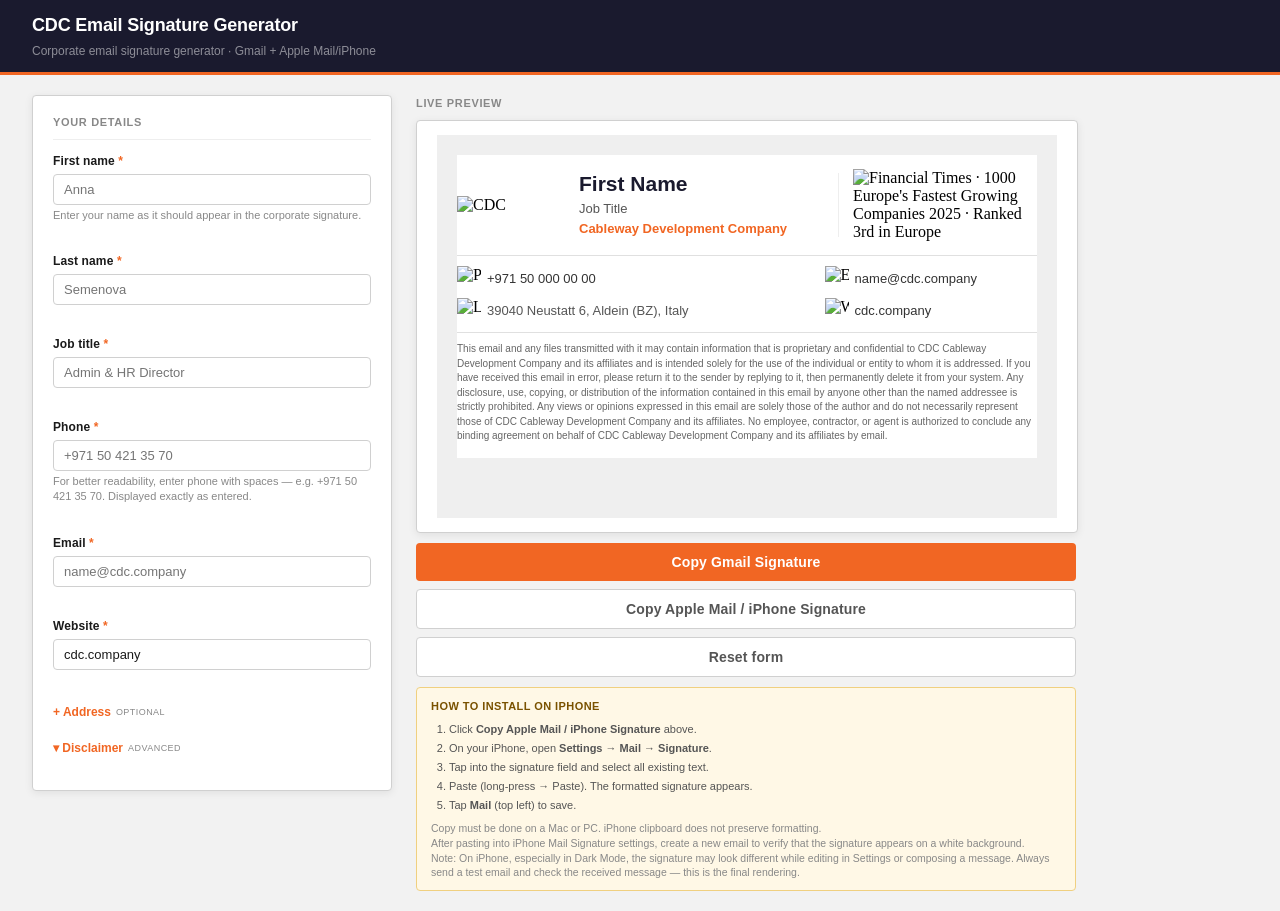
<file: index.html>
<!DOCTYPE html>
<html lang="en">
<head>
  <meta charset="UTF-8">
  <meta name="viewport" content="width=device-width, initial-scale=1.0">
  <title>CDC Email Signature Generator</title>
  <link rel="stylesheet" href="css/generator-ui.css">
</head>
<body>

  <header id="page-header">
    <h1>CDC Email Signature Generator</h1>
    <p class="subtitle">Corporate email signature generator &middot; Gmail + Apple Mail/iPhone</p>
  </header>

  <main id="main-layout">

    <!-- ═══════════════════════════════════════════════════════════ -->
    <!--  Left panel — form                                          -->
    <!-- ═══════════════════════════════════════════════════════════ -->
    <section id="form-panel">
      <p class="panel-title">Your details</p>

      <form id="signature-form" novalidate autocomplete="on">

        <!-- First name -->
        <div class="field-group">
          <label for="first-name">First name <span class="required">*</span></label>
          <input type="text" id="first-name" name="first-name"
                 autocomplete="given-name" placeholder="Anna" maxlength="60">
          <div class="field-hint">Enter your name as it should appear in the corporate signature.</div>
          <div class="field-error" id="first-name-error" role="alert" aria-live="polite"></div>
        </div>

        <!-- Last name -->
        <div class="field-group">
          <label for="last-name">Last name <span class="required">*</span></label>
          <input type="text" id="last-name" name="last-name"
                 autocomplete="family-name" placeholder="Semenova" maxlength="60">
          <div class="field-error" id="last-name-error" role="alert" aria-live="polite"></div>
        </div>

        <!-- Job title -->
        <div class="field-group">
          <label for="job-title">Job title <span class="required">*</span></label>
          <input type="text" id="job-title" name="job-title"
                 autocomplete="organization-title"
                 placeholder="Admin &amp; HR Director" maxlength="80">
          <div class="field-error" id="job-title-error" role="alert" aria-live="polite"></div>
        </div>

        <!-- Phone -->
        <div class="field-group">
          <label for="phone">Phone <span class="required">*</span></label>
          <input type="tel" id="phone" name="phone"
                 autocomplete="tel" placeholder="+971 50 421 35 70">
          <div class="field-hint">For better readability, enter phone with spaces &mdash; e.g. +971 50 421 35 70. Displayed exactly as entered.</div>
          <div class="field-error" id="phone-error" role="alert" aria-live="polite"></div>
        </div>

        <!-- Email -->
        <div class="field-group">
          <label for="email">Email <span class="required">*</span></label>
          <input type="email" id="email" name="email"
                 autocomplete="email" placeholder="name@cdc.company">
          <div class="field-error" id="email-error" role="alert" aria-live="polite"></div>
        </div>

        <!-- Website -->
        <div class="field-group">
          <label for="website">Website <span class="required">*</span></label>
          <input type="text" id="website" name="website"
                 autocomplete="url" placeholder="cdc.company">
          <div class="field-error" id="website-error" role="alert" aria-live="polite"></div>
        </div>

        <!-- Office address (optional, collapsed) -->
        <div class="field-group">
          <button type="button" id="address-toggle" class="toggle-btn"
                  aria-expanded="false" aria-controls="address-section">
            + Address <span class="badge">optional</span>
          </button>
          <div id="address-section" class="collapsible" hidden>
            <label for="office-address">Address</label>
            <input type="text" id="office-address" name="office-address"
                   placeholder="Office 5, Building 7, Dubai" maxlength="120">
            <div class="address-hint">
              Default company address is used if left blank.
            </div>
            <div class="address-warning" id="address-warning" role="alert" aria-live="polite"></div>
          </div>
        </div>

        <!-- Disclaimer (advanced, collapsed) -->
        <div class="field-group">
          <button type="button" id="disclaimer-toggle" class="toggle-btn"
                  aria-expanded="false" aria-controls="disclaimer-section">
            &#9662; Disclaimer <span class="badge">advanced</span>
          </button>
          <div id="disclaimer-section" class="collapsible" hidden>
            <div class="disclaimer-warning">
              &#9888; Disclaimer changes require Legal / Management approval.
              Do not modify for standard use.
            </div>
            <label for="disclaimer-text">Disclaimer text</label>
            <textarea id="disclaimer-text" name="disclaimer-text" rows="7"></textarea>
            <button type="button" id="disclaimer-reset" class="btn-text-small">
              Reset to default disclaimer
            </button>
          </div>
        </div>

      </form>
    </section>

    <!-- ═══════════════════════════════════════════════════════════ -->
    <!--  Right panel — live preview + actions                       -->
    <!-- ═══════════════════════════════════════════════════════════ -->
    <section id="preview-panel">

      <p class="preview-label">Live preview</p>

      <div id="preview-warnings" aria-live="polite"></div>

      <div id="preview-chrome">
        <iframe id="preview-frame"
                title="Email signature preview"
                scrolling="no"
                frameborder="0"></iframe>
      </div>

      <div id="action-buttons">
        <button type="button" id="copy-btn" class="btn btn--primary">
          Copy Gmail Signature
        </button>
        <button type="button" id="apple-btn" class="btn btn--secondary">
          Copy Apple Mail / iPhone Signature
        </button>
        <button type="button" id="reset-btn" class="btn btn--secondary">
          Reset form
        </button>
      </div>

      <!-- iPhone install hint -->
      <div id="apple-hint">
        <p class="apple-hint-title">How to install on iPhone</p>
        <ol class="apple-hint-steps">
          <li>Click <strong>Copy Apple Mail / iPhone Signature</strong> above.</li>
          <li>On your iPhone, open <strong>Settings &rarr; Mail &rarr; Signature</strong>.</li>
          <li>Tap into the signature field and select all existing text.</li>
          <li>Paste (long-press &rarr; Paste). The formatted signature appears.</li>
          <li>Tap <strong>Mail</strong> (top left) to save.</li>
        </ol>
        <p class="apple-hint-note">Copy must be done on a Mac or PC. iPhone clipboard does not preserve formatting.</p>
        <p class="apple-hint-note">After pasting into iPhone Mail Signature settings, create a new email to verify that the signature appears on a white background.</p>
        <p class="apple-hint-note">Note: On iPhone, especially in Dark Mode, the signature may look different while editing in Settings or composing a message. Always send a test email and check the received message &mdash; this is the final rendering.</p>
      </div>

      <!-- Fallback: shown only if clipboard API is unavailable -->
      <div id="copy-fallback" hidden>
        <div class="fallback-msg">
          Automatic copy failed. Select all text in the box below and copy manually
          (Ctrl+C on Windows &middot; Cmd+C on Mac), then paste into Gmail
          Settings &rarr; See all settings &rarr; General &rarr; Signature.
        </div>
        <textarea id="fallback-html" readonly rows="8"
                  aria-label="Signature HTML for manual copy"></textarea>
      </div>

    </section>

  </main>

  <script src="js/config.js"></script>
  <script src="js/validation.js"></script>
  <script src="js/templates/gmail-template.js"></script>
  <script src="js/templates/apple-mail-template.js"></script>
  <script src="js/generator.js"></script>

</body>
</html>
</file>
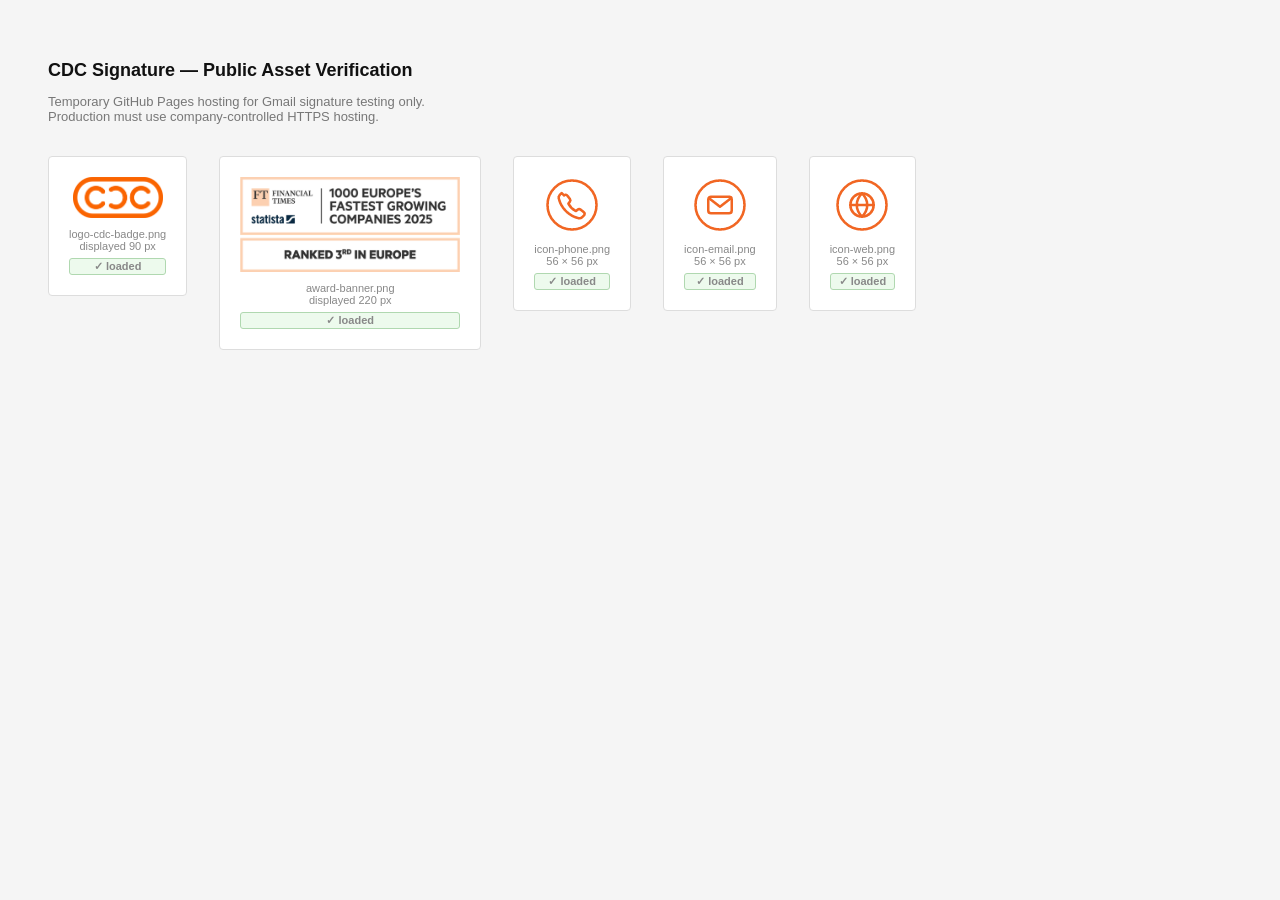
<file: public/index.html>
<!DOCTYPE html>
<html lang="en">
<head>
  <meta charset="UTF-8">
  <meta name="viewport" content="width=device-width, initial-scale=1.0">
  <title>CDC Signature — Public Asset Check</title>
  <style>
    body { font-family: Arial, Helvetica, sans-serif; background: #f5f5f5; padding: 40px; color: #111; }
    h1   { font-size: 18px; font-weight: 700; margin-bottom: 4px; }
    p    { font-size: 13px; color: #777; margin-bottom: 32px; }
    .grid { display: flex; flex-wrap: wrap; gap: 32px; align-items: flex-start; }
    .asset { background: #fff; border: 1px solid #ddd; border-radius: 4px; padding: 20px; text-align: center; }
    .asset img  { display: block; margin: 0 auto 10px; }
    .asset span { font-size: 11px; color: #888; display: block; }
    .asset code { font-size: 10px; color: #aaa; word-break: break-all; }
    .ok { display: inline-block; font-size: 10px; font-weight: 700; background: #edfaed;
          color: #2a7a2a; border: 1px solid #b0d8b0; border-radius: 3px;
          padding: 1px 6px; margin-top: 6px; }
  </style>
</head>
<body>

  <h1>CDC Signature — Public Asset Verification</h1>
  <p>
    Temporary GitHub Pages hosting for Gmail signature testing only.<br>
    Production must use company-controlled HTTPS hosting.
  </p>

  <div class="grid">

    <div class="asset">
      <img src="signature-assets/logo-cdc-badge.png" width="90" alt="CDC Badge Logo">
      <span>logo-cdc-badge.png</span>
      <span>displayed 90 px</span>
      <span class="ok">&#10003; loaded</span>
    </div>

    <div class="asset">
      <img src="signature-assets/award-banner.png" width="220" alt="Award Banner">
      <span>award-banner.png</span>
      <span>displayed 220 px</span>
      <span class="ok">&#10003; loaded</span>
    </div>

    <div class="asset">
      <img src="signature-assets/icon-phone.png" width="56" height="56" alt="Phone icon">
      <span>icon-phone.png</span>
      <span>56 &times; 56 px</span>
      <span class="ok">&#10003; loaded</span>
    </div>

    <div class="asset">
      <img src="signature-assets/icon-email.png" width="56" height="56" alt="Email icon">
      <span>icon-email.png</span>
      <span>56 &times; 56 px</span>
      <span class="ok">&#10003; loaded</span>
    </div>

    <div class="asset">
      <img src="signature-assets/icon-web.png" width="56" height="56" alt="Web icon">
      <span>icon-web.png</span>
      <span>56 &times; 56 px</span>
      <span class="ok">&#10003; loaded</span>
    </div>

  </div>

</body>
</html>
</file>
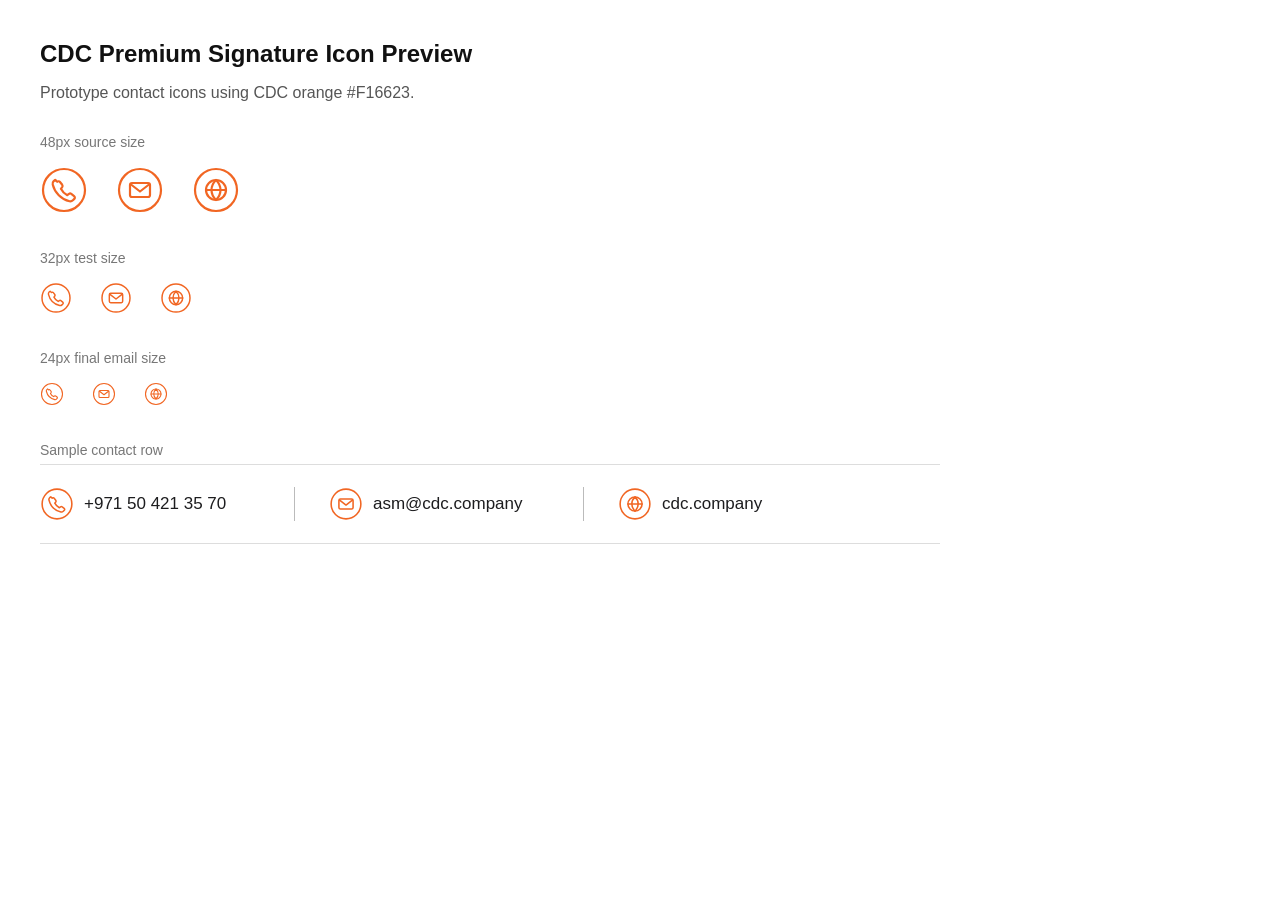
<file: Docs/icon-preview.html>
<!DOCTYPE html>
<html lang="en">
<head>
  <meta charset="UTF-8">
  <meta name="viewport" content="width=device-width, initial-scale=1.0">
  <title>CDC Premium Signature Icon Preview</title>
  <style>
    body {
      margin: 40px;
      font-family: Arial, Helvetica, sans-serif;
      color: #111;
      background: #fff;
    }
    h1 {
      font-size: 24px;
      margin-bottom: 8px;
    }
    p {
      color: #555;
      margin-bottom: 32px;
    }
    .section {
      margin-bottom: 36px;
    }
    .row {
      display: flex;
      align-items: center;
      gap: 28px;
      margin: 16px 0;
    }
    .item {
      display: flex;
      align-items: center;
      gap: 10px;
      min-width: 220px;
    }
    .contact-row {
      border-top: 1px solid #ddd;
      border-bottom: 1px solid #ddd;
      padding: 22px 0;
      display: flex;
      align-items: center;
      gap: 34px;
      max-width: 900px;
    }
    .divider {
      height: 34px;
      width: 1px;
      background: #bbb;
    }
    .label {
      font-size: 14px;
      color: #777;
      margin-bottom: 6px;
    }
    .contact-text {
      font-size: 17px;
      color: #1d1d1f;
      white-space: nowrap;
    }
  </style>
</head>
<body>
  <h1>CDC Premium Signature Icon Preview</h1>
  <p>Prototype contact icons using CDC orange #F16623.</p>

  <div class="section">
    <div class="label">48px source size</div>
    <div class="row">
      <img src="../Assets/icon-phone.svg" width="48" height="48" alt="Phone">
      <img src="../Assets/icon-email.svg" width="48" height="48" alt="Email">
      <img src="../Assets/icon-web.svg" width="48" height="48" alt="Website">
    </div>
  </div>

  <div class="section">
    <div class="label">32px test size</div>
    <div class="row">
      <img src="../Assets/icon-phone.svg" width="32" height="32" alt="Phone">
      <img src="../Assets/icon-email.svg" width="32" height="32" alt="Email">
      <img src="../Assets/icon-web.svg" width="32" height="32" alt="Website">
    </div>
  </div>

  <div class="section">
    <div class="label">24px final email size</div>
    <div class="row">
      <img src="../Assets/icon-phone.svg" width="24" height="24" alt="Phone">
      <img src="../Assets/icon-email.svg" width="24" height="24" alt="Email">
      <img src="../Assets/icon-web.svg" width="24" height="24" alt="Website">
    </div>
  </div>

  <div class="section">
    <div class="label">Sample contact row</div>
    <div class="contact-row">
      <div class="item">
        <img src="../Assets/icon-phone.svg" width="34" height="34" alt="Phone">
        <span class="contact-text">+971 50 421 35 70</span>
      </div>
      <div class="divider"></div>
      <div class="item">
        <img src="../Assets/icon-email.svg" width="34" height="34" alt="Email">
        <span class="contact-text">asm@cdc.company</span>
      </div>
      <div class="divider"></div>
      <div class="item">
        <img src="../Assets/icon-web.svg" width="34" height="34" alt="Website">
        <span class="contact-text">cdc.company</span>
      </div>
    </div>
  </div>
</body>
</html>
</file>
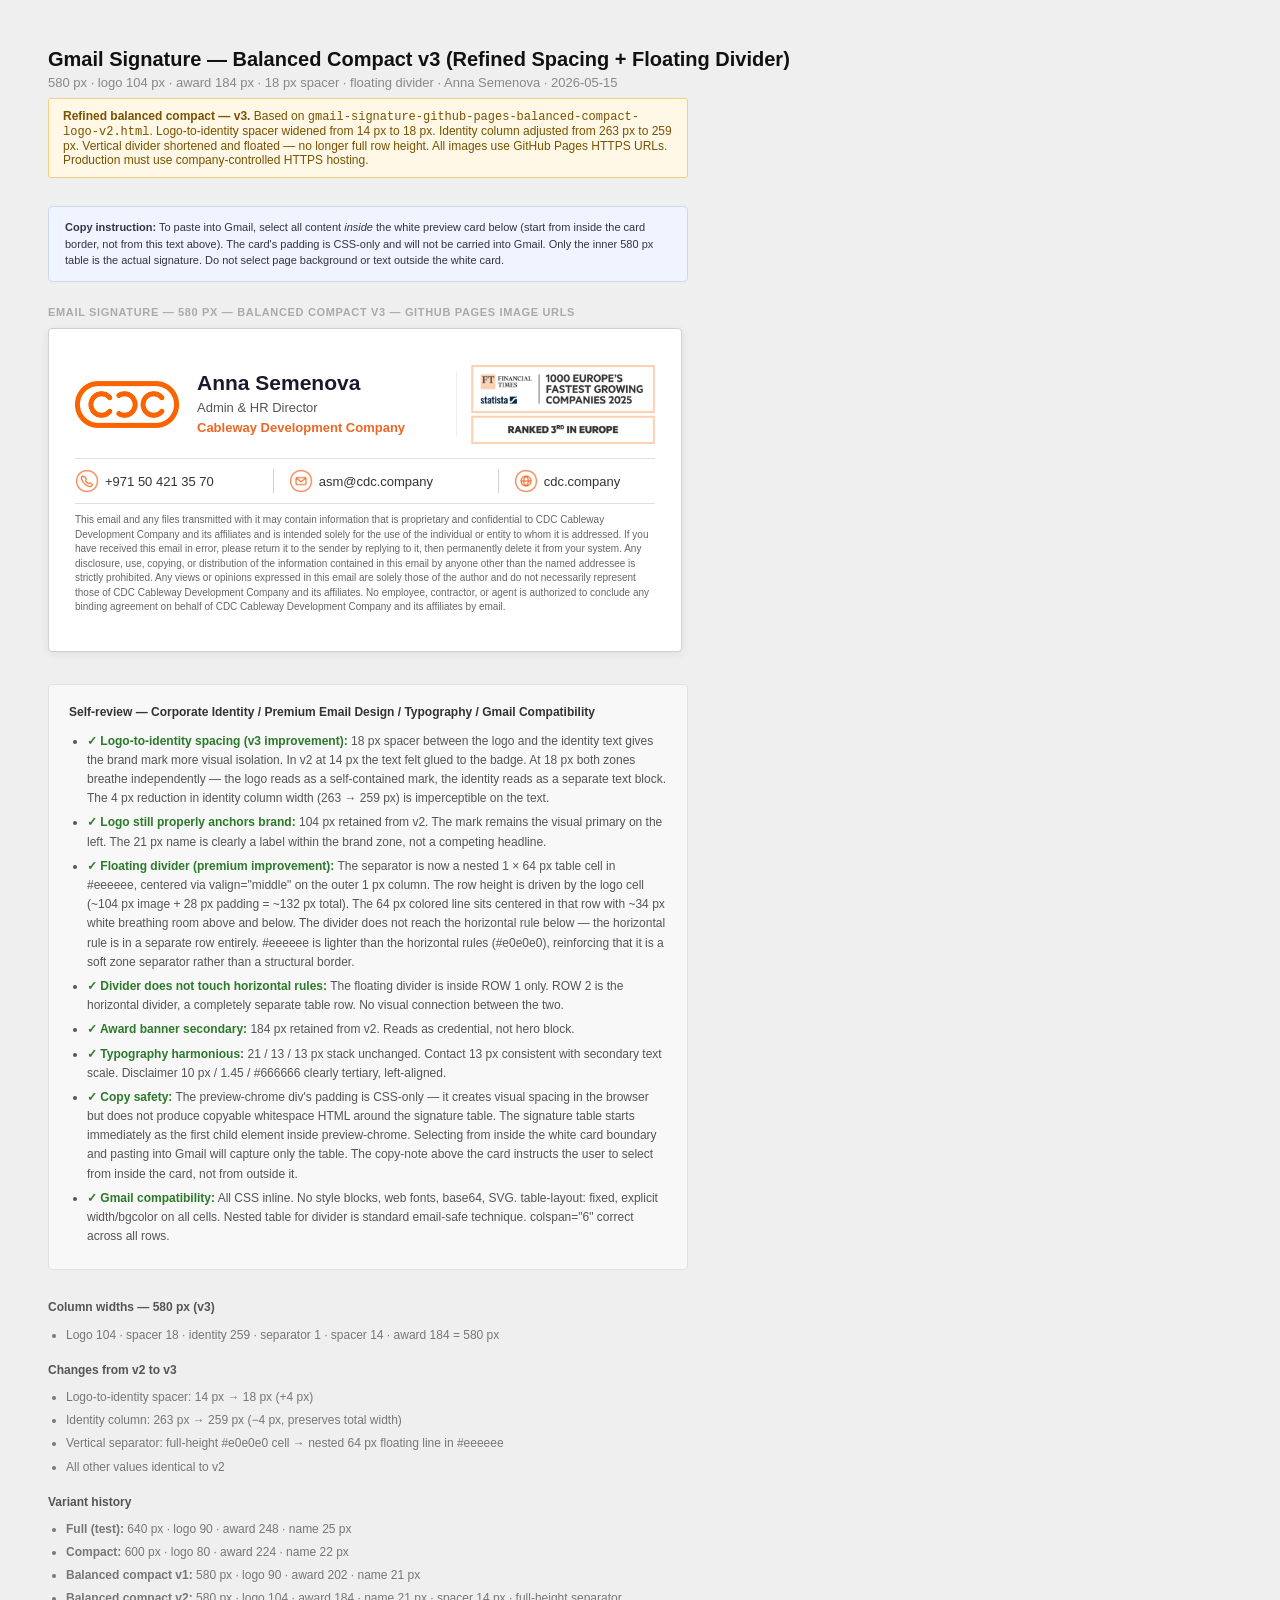
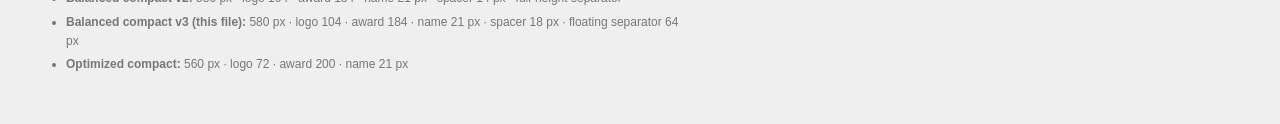
<file: Prototypes/gmail-signature-github-pages-balanced-compact-logo-v3.html>
<!DOCTYPE html>
<html lang="en">
<head>
  <meta charset="UTF-8">
  <meta name="viewport" content="width=device-width, initial-scale=1.0">
  <title>Gmail Signature — Balanced Compact v3 (Refined Spacing + Floating Divider)</title>
  <style>
    /* ─────────────────────────────────────────────────────────────────────── */
    /* Preview page chrome only — none of this CSS is part of the signature   */
    /* ─────────────────────────────────────────────────────────────────────── */
    *, *::before, *::after { box-sizing: border-box; margin: 0; padding: 0; }
    body {
      font-family: Arial, Helvetica, sans-serif;
      background: #efefef;
      padding: 48px;
      color: #111;
    }
    .page-title { font-size: 20px; font-weight: 700; margin-bottom: 4px; }
    .page-sub   { font-size: 13px; color: #888; margin-bottom: 8px; }
    .warning {
      font-size: 12px; color: #7a5200; background: #fff8e6; border: 1px solid #f0d080;
      border-radius: 3px; padding: 10px 14px; margin-bottom: 28px; max-width: 640px;
    }
    .preview-label {
      font-size: 11px; font-weight: 700; text-transform: uppercase;
      letter-spacing: .06em; color: #aaa; margin-bottom: 10px;
    }
    .preview-chrome {
      background: #fff;
      display: inline-block;
      border: 1px solid #d0d0d0;
      border-radius: 4px;
      padding: 22px 26px;
      box-shadow: 0 2px 10px rgba(0,0,0,.07);
    }
    .notes {
      margin-top: 28px; max-width: 640px;
      font-size: 12px; color: #777; line-height: 1.6;
    }
    .notes h3 { font-size: 12px; font-weight: 700; color: #555; margin-bottom: 8px; }
    .notes ul  { padding-left: 18px; }
    .notes li  { margin-bottom: 4px; }
    .review-box {
      margin-top: 28px; max-width: 640px; background: #f8f8f8;
      border: 1px solid #e0e0e0; border-radius: 4px; padding: 18px 20px;
      font-size: 12px; color: #555; line-height: 1.6;
    }
    .review-box h3 { font-size: 12px; font-weight: 700; color: #333; margin-bottom: 10px; }
    .review-box ul { padding-left: 18px; }
    .review-box li { margin-bottom: 5px; }
    .ok   { color: #2a7a2a; font-weight: 700; }
    .warn { color: #8a5000; font-weight: 700; }
    .copy-note {
      margin-top: 16px; max-width: 640px; background: #f0f4ff;
      border: 1px solid #c8d8f0; border-radius: 4px; padding: 12px 16px;
      font-size: 11px; color: #334; line-height: 1.5;
    }
  </style>
</head>
<body>

  <p class="page-title">Gmail Signature — Balanced Compact v3 (Refined Spacing + Floating Divider)</p>
  <p class="page-sub">580 px · logo 104 px · award 184 px · 18 px spacer · floating divider · Anna Semenova · 2026-05-15</p>
  <div class="warning">
    <strong>Refined balanced compact — v3.</strong>
    Based on <code>gmail-signature-github-pages-balanced-compact-logo-v2.html</code>.
    Logo-to-identity spacer widened from 14 px to 18 px. Identity column adjusted from 263 px to 259 px.
    Vertical divider shortened and floated — no longer full row height.
    All images use GitHub Pages HTTPS URLs. Production must use company-controlled HTTPS hosting.
  </div>

  <div class="copy-note">
    <strong>Copy instruction:</strong> To paste into Gmail, select all content <em>inside</em> the white
    preview card below (start from inside the card border, not from this text above). The card's padding
    is CSS-only and will not be carried into Gmail. Only the inner 580 px table is the actual signature.
    Do not select page background or text outside the white card.
  </div>

  <p class="preview-label" style="margin-top: 24px;">Email signature — 580 px — balanced compact v3 — GitHub Pages image URLs</p>
  <div class="preview-chrome">

    <!-- ═══════════════════════════════════════════════════════════════════ -->
    <!--  START OF GMAIL SIGNATURE BLOCK                                    -->
    <!--  Table-based HTML · 100% inline CSS · Email-safe font stack only   -->
    <!--  No <style> blocks · No web fonts · No base64 images               -->
    <!--  Images: GitHub Pages HTTPS (temporary test hosting)               -->
    <!-- ═══════════════════════════════════════════════════════════════════ -->

    <table width="580" cellpadding="0" cellspacing="0" border="0" bgcolor="#ffffff"
           style="border-collapse: collapse; table-layout: fixed; background-color: #ffffff;">

      <!-- ── ROW 1: Logo · Identity · Separator · Award ── -->
      <!-- Column widths: 104 + 18 + 259 + 1 + 14 + 184 = 580 px -->
      <tr>

        <!-- CDC badge logo — 104 px: primary brand anchor -->
        <td width="104" valign="middle" bgcolor="#ffffff"
            style="background-color: #ffffff; padding: 14px 0 14px 0; vertical-align: middle;">
          <img src="https://petrikin83.github.io/cdc-premium-signature-prototype/public/signature-assets/logo-cdc-badge.png"
               width="104"
               alt="CDC"
               style="display: block; border: 0; height: auto;">
        </td>

        <!-- Spacer between logo and identity — 18 px (widened from 14 px in v2) -->
        <td width="18" bgcolor="#ffffff" style="background-color: #ffffff;"></td>

        <!-- Identity: Name · Title · Company line -->
        <td width="259" valign="middle" bgcolor="#ffffff"
            style="background-color: #ffffff; padding: 14px 0 14px 0; vertical-align: middle;">

          <!-- Employee name -->
          <p style="font-family: Arial, Helvetica, sans-serif; font-size: 21px; font-weight: 700;
                    color: #1a1a2e; line-height: 1.15; margin: 0 0 5px 0;">
            Anna Semenova
          </p>
          <!-- Job title -->
          <p style="font-family: Arial, Helvetica, sans-serif; font-size: 13px; font-weight: 400;
                    color: #555555; line-height: 1.3; margin: 0 0 3px 0;">
            Admin &amp; HR Director
          </p>
          <!-- Company display line -->
          <p style="font-family: Arial, Helvetica, sans-serif; font-size: 13px; font-weight: 600;
                    color: #F16623; line-height: 1.3; margin: 0;">
            Cableway Development Company
          </p>

        </td>

        <!-- Vertical separator — floating 64 px line, vertically centered     -->
        <!-- Outer cell: white bg, valign=middle                               -->
        <!-- Inner nested table: single 64 px row in #eeeeee — the visible line -->
        <!-- The gap above/below is the cell height minus 64 px, divided by 2  -->
        <!-- This prevents the divider from touching the horizontal rule below  -->
        <td width="1" valign="middle" bgcolor="#ffffff"
            style="background-color: #ffffff; padding: 0; font-size: 0; line-height: 0; vertical-align: middle;">
          <table width="1" cellpadding="0" cellspacing="0" border="0"
                 style="border-collapse: collapse;">
            <tr>
              <td width="1" height="64" bgcolor="#eeeeee"
                  style="background-color: #eeeeee; font-size: 0; line-height: 0;
                         width: 1px; height: 64px;"></td>
            </tr>
          </table>
        </td>

        <!-- Spacer between separator and award block -->
        <td width="14" bgcolor="#ffffff" style="background-color: #ffffff;"></td>

        <!-- Award banner — 184 px: credential weight, secondary role -->
        <td width="184" valign="middle" bgcolor="#ffffff"
            style="background-color: #ffffff; padding: 14px 0 14px 0; vertical-align: middle;">
          <img src="https://petrikin83.github.io/cdc-premium-signature-prototype/public/signature-assets/award-banner.png"
               width="184"
               alt="Financial Times · 1000 Europe's Fastest Growing Companies 2025 · Ranked 3rd in Europe"
               style="display: block; border: 0; height: auto; max-width: 184px;">
        </td>

      </tr>

      <!-- ── ROW 2: Horizontal divider ── -->
      <tr>
        <td colspan="6" height="1" bgcolor="#e0e0e0"
            style="height: 1px; background-color: #e0e0e0; font-size: 1px; line-height: 1px;"></td>
      </tr>

      <!-- ── ROW 3: Contact row ── -->
      <tr>
        <td colspan="6" bgcolor="#ffffff"
            style="background-color: #ffffff; padding: 10px 0;">

          <table width="100%" cellpadding="0" cellspacing="0" border="0"
                 style="border-collapse: collapse;">
            <tr>

              <!-- Phone -->
              <td valign="middle"
                  style="padding: 0 15px 0 0; vertical-align: middle; white-space: nowrap;">
                <img src="https://petrikin83.github.io/cdc-premium-signature-prototype/public/signature-assets/icon-phone.png"
                     width="24" height="24" alt="Phone"
                     style="display: inline-block; vertical-align: middle; border: 0;"><a
                  href="tel:+971504213570"
                  style="font-family: Arial, Helvetica, sans-serif; font-size: 13px;
                         font-weight: 400; color: #333333; text-decoration: none;
                         vertical-align: middle; margin-left: 6px; display: inline-block;
                         white-space: nowrap;"
                >+971&nbsp;50&nbsp;421&nbsp;35&nbsp;70</a>
              </td>

              <!-- Pipe separator -->
              <td width="1" bgcolor="#d0d0d0"
                  style="background-color: #d0d0d0; font-size: 0; line-height: 0; padding: 0;"></td>

              <!-- Email -->
              <td valign="middle"
                  style="padding: 0 15px; vertical-align: middle; white-space: nowrap;">
                <img src="https://petrikin83.github.io/cdc-premium-signature-prototype/public/signature-assets/icon-email.png"
                     width="24" height="24" alt="Email"
                     style="display: inline-block; vertical-align: middle; border: 0;"><a
                  href="mailto:asm@cdc.company"
                  style="font-family: Arial, Helvetica, sans-serif; font-size: 13px;
                         font-weight: 400; color: #333333; text-decoration: none;
                         vertical-align: middle; margin-left: 6px; display: inline-block;
                         white-space: nowrap;"
                >asm@cdc.company</a>
              </td>

              <!-- Pipe separator -->
              <td width="1" bgcolor="#d0d0d0"
                  style="background-color: #d0d0d0; font-size: 0; line-height: 0; padding: 0;"></td>

              <!-- Website -->
              <td valign="middle"
                  style="padding: 0 0 0 15px; vertical-align: middle; white-space: nowrap;">
                <img src="https://petrikin83.github.io/cdc-premium-signature-prototype/public/signature-assets/icon-web.png"
                     width="24" height="24" alt="Website"
                     style="display: inline-block; vertical-align: middle; border: 0;"><a
                  href="https://cdc.company"
                  style="font-family: Arial, Helvetica, sans-serif; font-size: 13px;
                         font-weight: 400; color: #333333; text-decoration: none;
                         vertical-align: middle; margin-left: 6px; display: inline-block;
                         white-space: nowrap;"
                >cdc.company</a>
              </td>

            </tr>
          </table>

        </td>
      </tr>

      <!-- ── ROW 4: Horizontal divider ── -->
      <tr>
        <td colspan="6" height="1" bgcolor="#e0e0e0"
            style="height: 1px; background-color: #e0e0e0; font-size: 1px; line-height: 1px;"></td>
      </tr>

      <!-- ── ROW 5: Legal disclaimer ── -->
      <tr>
        <td colspan="6" bgcolor="#ffffff"
            style="background-color: #ffffff; padding: 9px 0 14px 0;">
          <span style="font-family: Arial, Helvetica, sans-serif; font-size: 10px;
                       font-weight: 400; color: #666666; line-height: 1.45; display: block;">
            This email and any files transmitted with it may contain information that is proprietary
            and confidential to CDC Cableway Development Company and its affiliates and is intended
            solely for the use of the individual or entity to whom it is addressed. If you have
            received this email in error, please return it to the sender by replying to it, then
            permanently delete it from your system. Any disclosure, use, copying, or distribution
            of the information contained in this email by anyone other than the named addressee is
            strictly prohibited. Any views or opinions expressed in this email are solely those of
            the author and do not necessarily represent those of CDC Cableway Development Company
            and its affiliates. No employee, contractor, or agent is authorized to conclude any
            binding agreement on behalf of CDC Cableway Development Company and its affiliates
            by email.
          </span>
        </td>
      </tr>

    </table>

    <!-- ═══════════════════════════════════════════════════════════════════ -->
    <!--  END OF GMAIL SIGNATURE BLOCK                                       -->
    <!-- ═══════════════════════════════════════════════════════════════════ -->

  </div>

  <!-- ── Self-review ── -->
  <div class="review-box">
    <h3>Self-review — Corporate Identity / Premium Email Design / Typography / Gmail Compatibility</h3>
    <ul>
      <li>
        <span class="ok">✓ Logo-to-identity spacing (v3 improvement):</span>
        18 px spacer between the logo and the identity text gives the brand mark more visual
        isolation. In v2 at 14 px the text felt glued to the badge. At 18 px both zones
        breathe independently — the logo reads as a self-contained mark, the identity reads
        as a separate text block. The 4 px reduction in identity column width (263 → 259 px)
        is imperceptible on the text.
      </li>
      <li>
        <span class="ok">✓ Logo still properly anchors brand:</span>
        104 px retained from v2. The mark remains the visual primary on the left. The 21 px
        name is clearly a label within the brand zone, not a competing headline.
      </li>
      <li>
        <span class="ok">✓ Floating divider (premium improvement):</span>
        The separator is now a nested 1 × 64 px table cell in #eeeeee, centered via
        valign="middle" on the outer 1 px column. The row height is driven by the logo
        cell (~104 px image + 28 px padding = ~132 px total). The 64 px colored line
        sits centered in that row with ~34 px white breathing room above and below.
        The divider does not reach the horizontal rule below — the horizontal rule is in
        a separate row entirely. #eeeeee is lighter than the horizontal rules (#e0e0e0),
        reinforcing that it is a soft zone separator rather than a structural border.
      </li>
      <li>
        <span class="ok">✓ Divider does not touch horizontal rules:</span>
        The floating divider is inside ROW 1 only. ROW 2 is the horizontal divider, a
        completely separate table row. No visual connection between the two.
      </li>
      <li>
        <span class="ok">✓ Award banner secondary:</span>
        184 px retained from v2. Reads as credential, not hero block.
      </li>
      <li>
        <span class="ok">✓ Typography harmonious:</span>
        21 / 13 / 13 px stack unchanged. Contact 13 px consistent with secondary text scale.
        Disclaimer 10 px / 1.45 / #666666 clearly tertiary, left-aligned.
      </li>
      <li>
        <span class="ok">✓ Copy safety:</span>
        The preview-chrome div's padding is CSS-only — it creates visual spacing in the
        browser but does not produce copyable whitespace HTML around the signature table.
        The signature table starts immediately as the first child element inside
        preview-chrome. Selecting from inside the white card boundary and pasting into
        Gmail will capture only the table. The copy-note above the card instructs the
        user to select from inside the card, not from outside it.
      </li>
      <li>
        <span class="ok">✓ Gmail compatibility:</span>
        All CSS inline. No style blocks, web fonts, base64, SVG. table-layout: fixed,
        explicit width/bgcolor on all cells. Nested table for divider is standard
        email-safe technique. colspan="6" correct across all rows.
      </li>
    </ul>
  </div>

  <!-- ── Size reference ── -->
  <div class="notes">
    <h3 style="margin-top: 20px;">Column widths — 580 px (v3)</h3>
    <ul>
      <li>Logo 104 · spacer 18 · identity 259 · separator 1 · spacer 14 · award 184 = 580 px</li>
    </ul>

    <h3 style="margin-top: 16px;">Changes from v2 to v3</h3>
    <ul>
      <li>Logo-to-identity spacer: 14 px → 18 px (+4 px)</li>
      <li>Identity column: 263 px → 259 px (−4 px, preserves total width)</li>
      <li>Vertical separator: full-height #e0e0e0 cell → nested 64 px floating line in #eeeeee</li>
      <li>All other values identical to v2</li>
    </ul>

    <h3 style="margin-top: 16px;">Variant history</h3>
    <ul>
      <li><strong>Full (test):</strong> 640 px · logo 90 · award 248 · name 25 px</li>
      <li><strong>Compact:</strong> 600 px · logo 80 · award 224 · name 22 px</li>
      <li><strong>Balanced compact v1:</strong> 580 px · logo 90 · award 202 · name 21 px</li>
      <li><strong>Balanced compact v2:</strong> 580 px · logo 104 · award 184 · name 21 px · spacer 14 px · full-height separator</li>
      <li><strong>Balanced compact v3 (this file):</strong> 580 px · logo 104 · award 184 · name 21 px · spacer 18 px · floating separator 64 px</li>
      <li><strong>Optimized compact:</strong> 560 px · logo 72 · award 200 · name 21 px</li>
    </ul>
  </div>

</body>
</html>
</file>
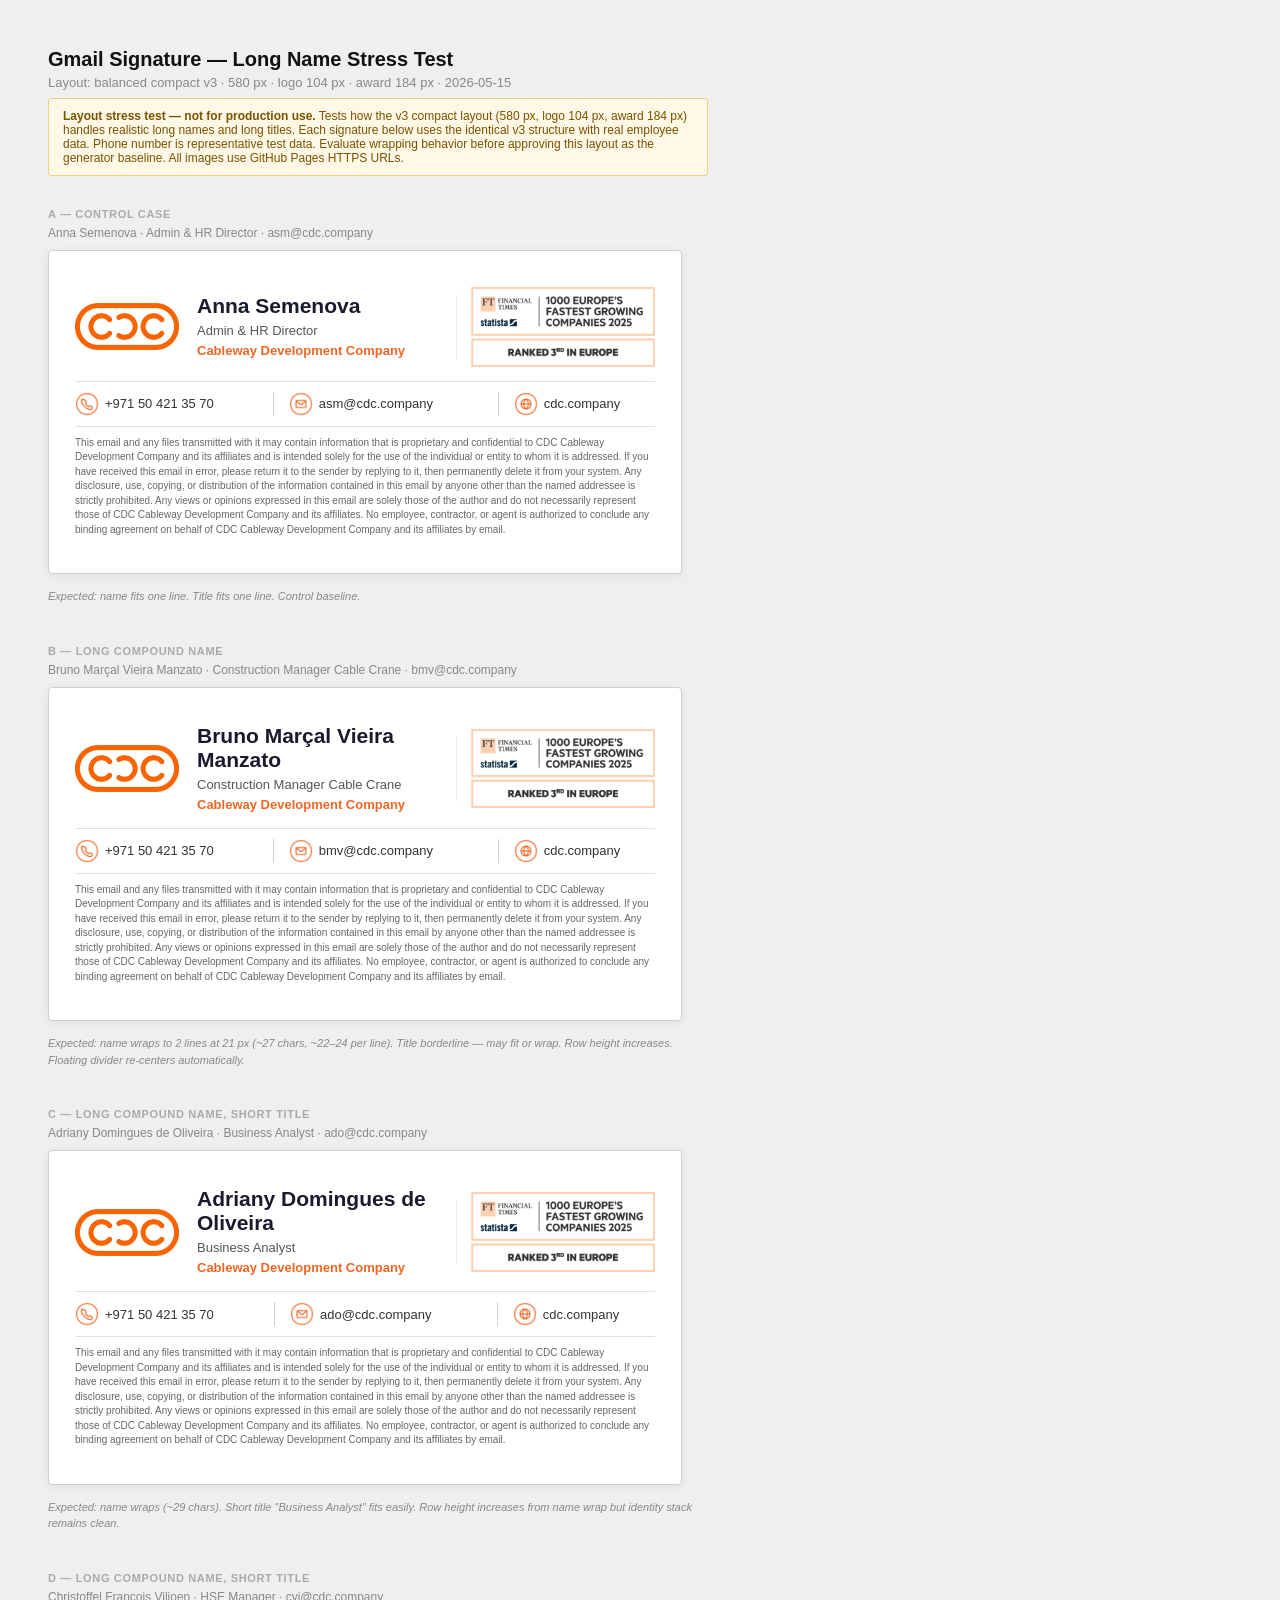
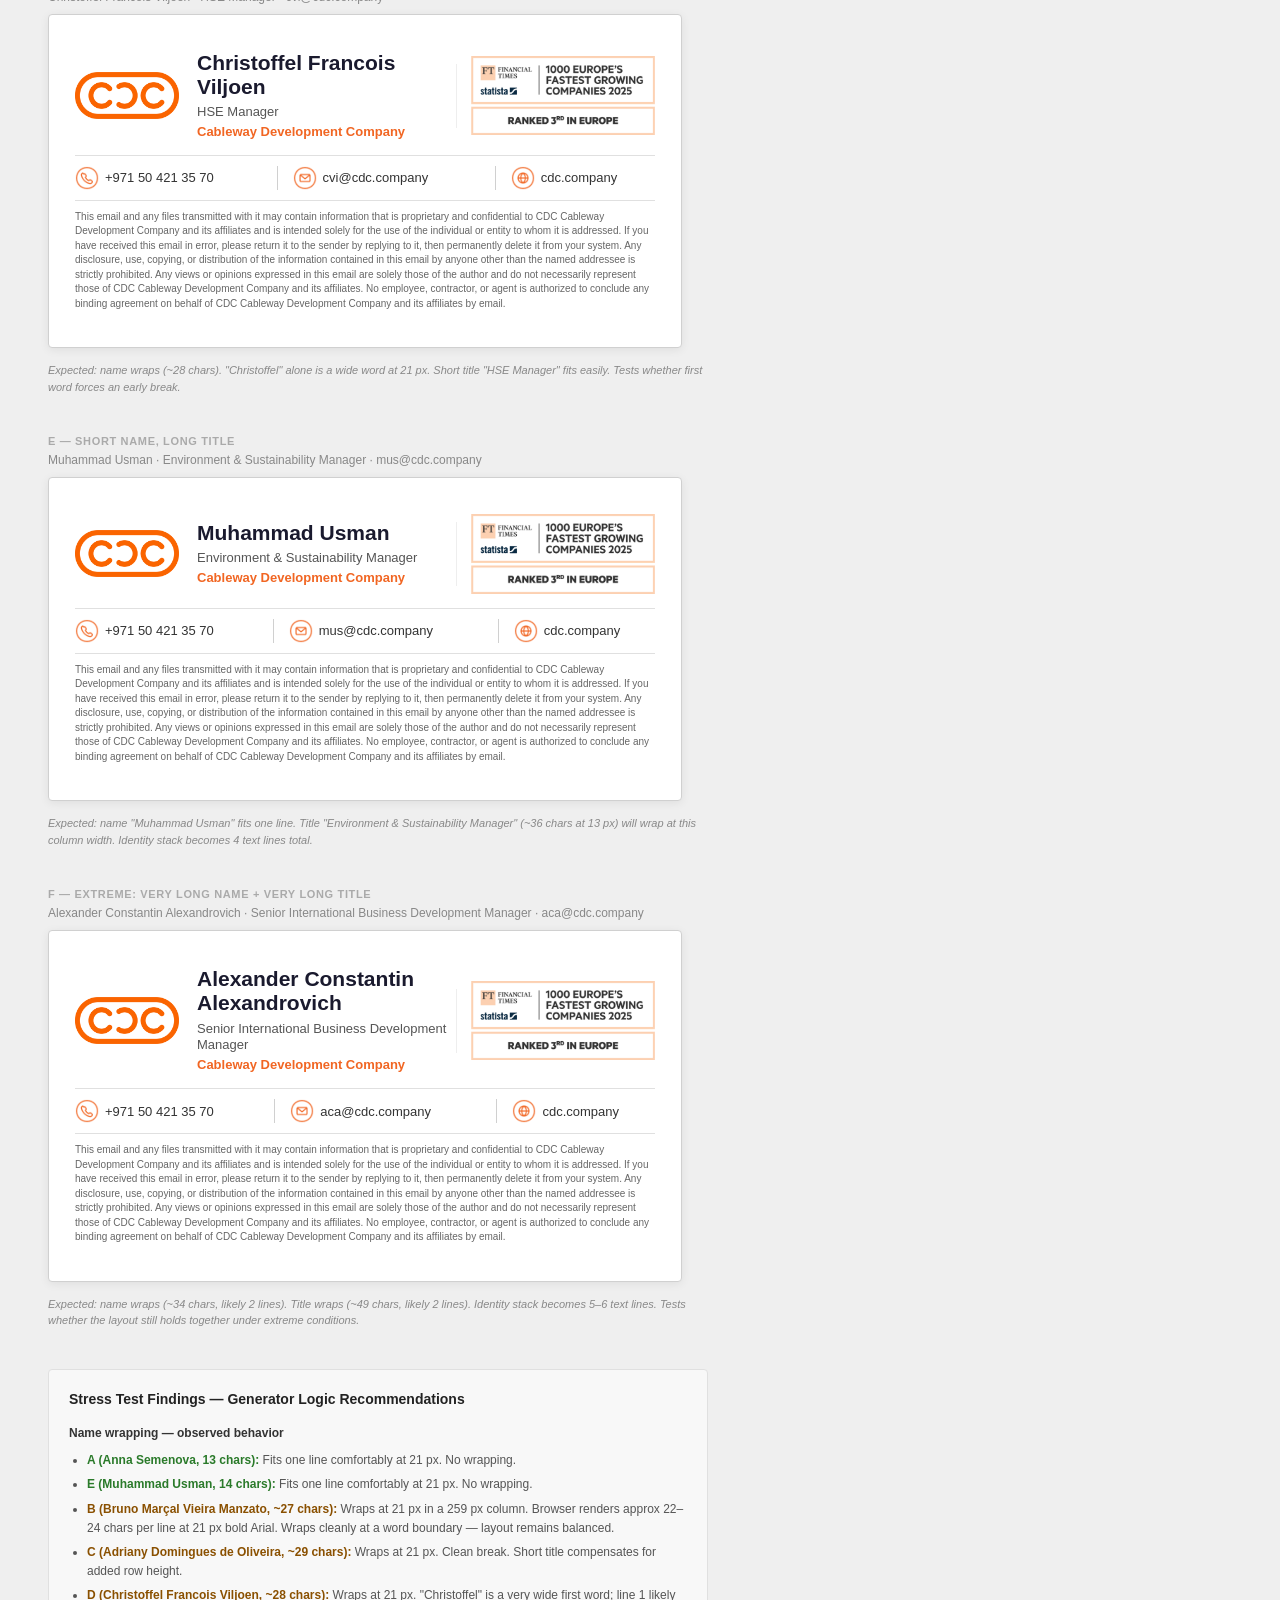
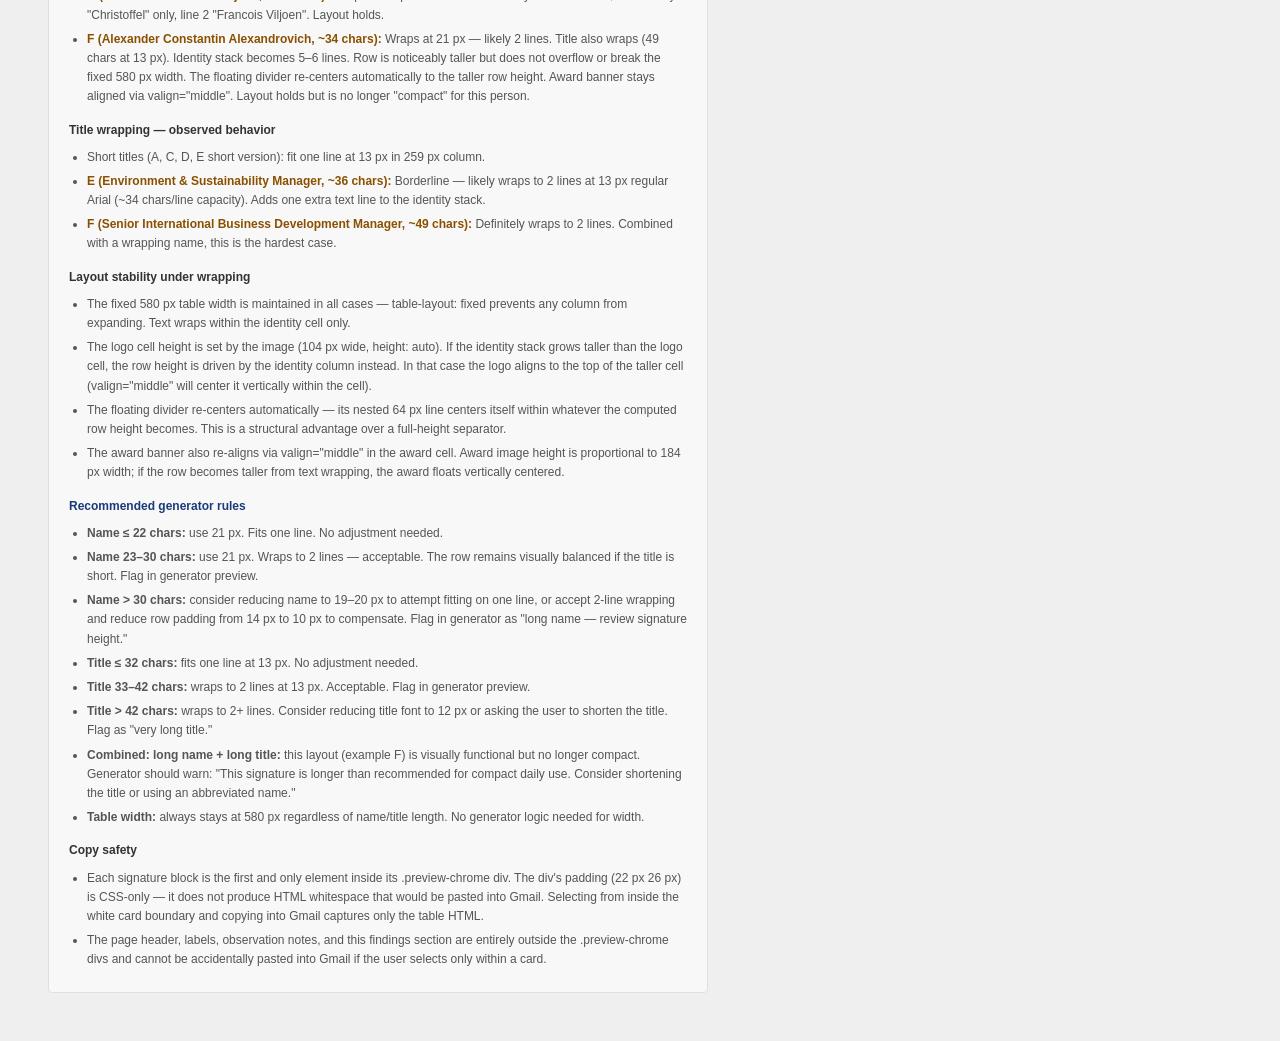
<file: Prototypes/gmail-signature-long-name-stress-test.html>
<!DOCTYPE html>
<html lang="en">
<head>
  <meta charset="UTF-8">
  <meta name="viewport" content="width=device-width, initial-scale=1.0">
  <title>Gmail Signature — Long Name Stress Test</title>
  <style>
    /* ─────────────────────────────────────────────────────────────────────── */
    /* Preview page chrome only — none of this CSS is part of the signatures  */
    /* ─────────────────────────────────────────────────────────────────────── */
    *, *::before, *::after { box-sizing: border-box; margin: 0; padding: 0; }
    body {
      font-family: Arial, Helvetica, sans-serif;
      background: #efefef;
      padding: 48px;
      color: #111;
    }
    .page-title { font-size: 20px; font-weight: 700; margin-bottom: 4px; }
    .page-sub   { font-size: 13px; color: #888; margin-bottom: 8px; }
    .warning {
      font-size: 12px; color: #7a5200; background: #fff8e6; border: 1px solid #f0d080;
      border-radius: 3px; padding: 10px 14px; margin-bottom: 32px; max-width: 660px;
    }
    .example-block { margin-bottom: 40px; }
    .example-label {
      font-size: 11px; font-weight: 700; text-transform: uppercase;
      letter-spacing: .06em; color: #aaa; margin-bottom: 6px;
    }
    .example-meta {
      font-size: 12px; color: #888; margin-bottom: 10px;
    }
    .preview-chrome {
      background: #fff;
      display: inline-block;
      border: 1px solid #d0d0d0;
      border-radius: 4px;
      padding: 22px 26px;
      box-shadow: 0 2px 10px rgba(0,0,0,.07);
    }
    .observation {
      margin-top: 10px; max-width: 660px;
      font-size: 11px; color: #888; line-height: 1.5;
      font-style: italic;
    }
    .findings {
      margin-top: 40px; max-width: 660px; background: #f8f8f8;
      border: 1px solid #e0e0e0; border-radius: 4px; padding: 18px 20px;
      font-size: 12px; color: #555; line-height: 1.6;
    }
    .findings h2 { font-size: 14px; font-weight: 700; color: #222; margin-bottom: 14px; }
    .findings h3 { font-size: 12px; font-weight: 700; color: #333; margin-top: 14px; margin-bottom: 8px; }
    .findings ul { padding-left: 18px; }
    .findings li { margin-bottom: 5px; }
    .ok   { color: #2a7a2a; font-weight: 700; }
    .warn { color: #8a5000; font-weight: 700; }
    .rule { color: #1a3a7a; font-weight: 700; }
  </style>
</head>
<body>

  <p class="page-title">Gmail Signature — Long Name Stress Test</p>
  <p class="page-sub">Layout: balanced compact v3 · 580 px · logo 104 px · award 184 px · 2026-05-15</p>
  <div class="warning">
    <strong>Layout stress test — not for production use.</strong>
    Tests how the v3 compact layout (580 px, logo 104 px, award 184 px) handles realistic
    long names and long titles. Each signature below uses the identical v3 structure with
    real employee data. Phone number is representative test data. Evaluate wrapping behavior
    before approving this layout as the generator baseline.
    All images use GitHub Pages HTTPS URLs.
  </div>

  <!-- ════════════════════════════════════════════════════════════════ -->
  <!-- EXAMPLE A — Short name, short title (control case)             -->
  <!-- ════════════════════════════════════════════════════════════════ -->
  <div class="example-block">
    <p class="example-label">A — Control case</p>
    <p class="example-meta">Anna Semenova · Admin &amp; HR Director · asm@cdc.company</p>
    <div class="preview-chrome">

      <!-- START OF GMAIL SIGNATURE BLOCK — Example A -->
      <table width="580" cellpadding="0" cellspacing="0" border="0" bgcolor="#ffffff"
             style="border-collapse: collapse; table-layout: fixed; background-color: #ffffff;">
        <!-- 104 + 18 + 259 + 1 + 14 + 184 = 580 px -->
        <tr>
          <td width="104" valign="middle" bgcolor="#ffffff"
              style="background-color: #ffffff; padding: 14px 0; vertical-align: middle;">
            <img src="https://petrikin83.github.io/cdc-premium-signature-prototype/public/signature-assets/logo-cdc-badge.png"
                 width="104" alt="CDC" style="display: block; border: 0; height: auto;">
          </td>
          <td width="18" bgcolor="#ffffff" style="background-color: #ffffff;"></td>
          <td width="259" valign="middle" bgcolor="#ffffff"
              style="background-color: #ffffff; padding: 14px 0; vertical-align: middle;">
            <p style="font-family: Arial, Helvetica, sans-serif; font-size: 21px; font-weight: 700;
                      color: #1a1a2e; line-height: 1.15; margin: 0 0 5px 0;">Anna Semenova</p>
            <p style="font-family: Arial, Helvetica, sans-serif; font-size: 13px; font-weight: 400;
                      color: #555555; line-height: 1.3; margin: 0 0 3px 0;">Admin &amp; HR Director</p>
            <p style="font-family: Arial, Helvetica, sans-serif; font-size: 13px; font-weight: 600;
                      color: #F16623; line-height: 1.3; margin: 0;">Cableway Development Company</p>
          </td>
          <td width="1" valign="middle" bgcolor="#ffffff"
              style="background-color: #ffffff; padding: 0; font-size: 0; line-height: 0; vertical-align: middle;">
            <table width="1" cellpadding="0" cellspacing="0" border="0" style="border-collapse: collapse;">
              <tr><td width="1" height="64" bgcolor="#eeeeee"
                      style="background-color: #eeeeee; font-size: 0; line-height: 0; width: 1px; height: 64px;"></td></tr>
            </table>
          </td>
          <td width="14" bgcolor="#ffffff" style="background-color: #ffffff;"></td>
          <td width="184" valign="middle" bgcolor="#ffffff"
              style="background-color: #ffffff; padding: 14px 0; vertical-align: middle;">
            <img src="https://petrikin83.github.io/cdc-premium-signature-prototype/public/signature-assets/award-banner.png"
                 width="184" alt="Financial Times · 1000 Europe's Fastest Growing Companies 2025 · Ranked 3rd in Europe"
                 style="display: block; border: 0; height: auto; max-width: 184px;">
          </td>
        </tr>
        <tr>
          <td colspan="6" height="1" bgcolor="#e0e0e0"
              style="height: 1px; background-color: #e0e0e0; font-size: 1px; line-height: 1px;"></td>
        </tr>
        <tr>
          <td colspan="6" bgcolor="#ffffff" style="background-color: #ffffff; padding: 10px 0;">
            <table width="100%" cellpadding="0" cellspacing="0" border="0" style="border-collapse: collapse;">
              <tr>
                <td valign="middle" style="padding: 0 15px 0 0; vertical-align: middle; white-space: nowrap;">
                  <img src="https://petrikin83.github.io/cdc-premium-signature-prototype/public/signature-assets/icon-phone.png"
                       width="24" height="24" alt="Phone" style="display: inline-block; vertical-align: middle; border: 0;"><a
                    href="tel:+971504213570"
                    style="font-family: Arial, Helvetica, sans-serif; font-size: 13px; font-weight: 400;
                           color: #333333; text-decoration: none; vertical-align: middle;
                           margin-left: 6px; display: inline-block; white-space: nowrap;"
                  >+971&nbsp;50&nbsp;421&nbsp;35&nbsp;70</a>
                </td>
                <td width="1" bgcolor="#d0d0d0" style="background-color: #d0d0d0; font-size: 0; line-height: 0; padding: 0;"></td>
                <td valign="middle" style="padding: 0 15px; vertical-align: middle; white-space: nowrap;">
                  <img src="https://petrikin83.github.io/cdc-premium-signature-prototype/public/signature-assets/icon-email.png"
                       width="24" height="24" alt="Email" style="display: inline-block; vertical-align: middle; border: 0;"><a
                    href="mailto:asm@cdc.company"
                    style="font-family: Arial, Helvetica, sans-serif; font-size: 13px; font-weight: 400;
                           color: #333333; text-decoration: none; vertical-align: middle;
                           margin-left: 6px; display: inline-block; white-space: nowrap;"
                  >asm@cdc.company</a>
                </td>
                <td width="1" bgcolor="#d0d0d0" style="background-color: #d0d0d0; font-size: 0; line-height: 0; padding: 0;"></td>
                <td valign="middle" style="padding: 0 0 0 15px; vertical-align: middle; white-space: nowrap;">
                  <img src="https://petrikin83.github.io/cdc-premium-signature-prototype/public/signature-assets/icon-web.png"
                       width="24" height="24" alt="Website" style="display: inline-block; vertical-align: middle; border: 0;"><a
                    href="https://cdc.company"
                    style="font-family: Arial, Helvetica, sans-serif; font-size: 13px; font-weight: 400;
                           color: #333333; text-decoration: none; vertical-align: middle;
                           margin-left: 6px; display: inline-block; white-space: nowrap;"
                  >cdc.company</a>
                </td>
              </tr>
            </table>
          </td>
        </tr>
        <tr>
          <td colspan="6" height="1" bgcolor="#e0e0e0"
              style="height: 1px; background-color: #e0e0e0; font-size: 1px; line-height: 1px;"></td>
        </tr>
        <tr>
          <td colspan="6" bgcolor="#ffffff" style="background-color: #ffffff; padding: 9px 0 14px 0;">
            <span style="font-family: Arial, Helvetica, sans-serif; font-size: 10px; font-weight: 400;
                         color: #666666; line-height: 1.45; display: block;">
              This email and any files transmitted with it may contain information that is proprietary
              and confidential to CDC Cableway Development Company and its affiliates and is intended
              solely for the use of the individual or entity to whom it is addressed. If you have
              received this email in error, please return it to the sender by replying to it, then
              permanently delete it from your system. Any disclosure, use, copying, or distribution
              of the information contained in this email by anyone other than the named addressee is
              strictly prohibited. Any views or opinions expressed in this email are solely those of
              the author and do not necessarily represent those of CDC Cableway Development Company
              and its affiliates. No employee, contractor, or agent is authorized to conclude any
              binding agreement on behalf of CDC Cableway Development Company and its affiliates
              by email.
            </span>
          </td>
        </tr>
      </table>
      <!-- END OF GMAIL SIGNATURE BLOCK — Example A -->

    </div>
    <p class="observation">Expected: name fits one line. Title fits one line. Control baseline.</p>
  </div>

  <!-- ════════════════════════════════════════════════════════════════ -->
  <!-- EXAMPLE B — Long compound name, medium title                   -->
  <!-- ════════════════════════════════════════════════════════════════ -->
  <div class="example-block">
    <p class="example-label">B — Long compound name</p>
    <p class="example-meta">Bruno Marçal Vieira Manzato · Construction Manager Cable Crane · bmv@cdc.company</p>
    <div class="preview-chrome">

      <!-- START OF GMAIL SIGNATURE BLOCK — Example B -->
      <table width="580" cellpadding="0" cellspacing="0" border="0" bgcolor="#ffffff"
             style="border-collapse: collapse; table-layout: fixed; background-color: #ffffff;">
        <tr>
          <td width="104" valign="middle" bgcolor="#ffffff"
              style="background-color: #ffffff; padding: 14px 0; vertical-align: middle;">
            <img src="https://petrikin83.github.io/cdc-premium-signature-prototype/public/signature-assets/logo-cdc-badge.png"
                 width="104" alt="CDC" style="display: block; border: 0; height: auto;">
          </td>
          <td width="18" bgcolor="#ffffff" style="background-color: #ffffff;"></td>
          <td width="259" valign="middle" bgcolor="#ffffff"
              style="background-color: #ffffff; padding: 14px 0; vertical-align: middle;">
            <p style="font-family: Arial, Helvetica, sans-serif; font-size: 21px; font-weight: 700;
                      color: #1a1a2e; line-height: 1.15; margin: 0 0 5px 0;">Bruno Marçal Vieira Manzato</p>
            <p style="font-family: Arial, Helvetica, sans-serif; font-size: 13px; font-weight: 400;
                      color: #555555; line-height: 1.3; margin: 0 0 3px 0;">Construction Manager Cable Crane</p>
            <p style="font-family: Arial, Helvetica, sans-serif; font-size: 13px; font-weight: 600;
                      color: #F16623; line-height: 1.3; margin: 0;">Cableway Development Company</p>
          </td>
          <td width="1" valign="middle" bgcolor="#ffffff"
              style="background-color: #ffffff; padding: 0; font-size: 0; line-height: 0; vertical-align: middle;">
            <table width="1" cellpadding="0" cellspacing="0" border="0" style="border-collapse: collapse;">
              <tr><td width="1" height="64" bgcolor="#eeeeee"
                      style="background-color: #eeeeee; font-size: 0; line-height: 0; width: 1px; height: 64px;"></td></tr>
            </table>
          </td>
          <td width="14" bgcolor="#ffffff" style="background-color: #ffffff;"></td>
          <td width="184" valign="middle" bgcolor="#ffffff"
              style="background-color: #ffffff; padding: 14px 0; vertical-align: middle;">
            <img src="https://petrikin83.github.io/cdc-premium-signature-prototype/public/signature-assets/award-banner.png"
                 width="184" alt="Financial Times · 1000 Europe's Fastest Growing Companies 2025 · Ranked 3rd in Europe"
                 style="display: block; border: 0; height: auto; max-width: 184px;">
          </td>
        </tr>
        <tr>
          <td colspan="6" height="1" bgcolor="#e0e0e0"
              style="height: 1px; background-color: #e0e0e0; font-size: 1px; line-height: 1px;"></td>
        </tr>
        <tr>
          <td colspan="6" bgcolor="#ffffff" style="background-color: #ffffff; padding: 10px 0;">
            <table width="100%" cellpadding="0" cellspacing="0" border="0" style="border-collapse: collapse;">
              <tr>
                <td valign="middle" style="padding: 0 15px 0 0; vertical-align: middle; white-space: nowrap;">
                  <img src="https://petrikin83.github.io/cdc-premium-signature-prototype/public/signature-assets/icon-phone.png"
                       width="24" height="24" alt="Phone" style="display: inline-block; vertical-align: middle; border: 0;"><a
                    href="tel:+971504213570"
                    style="font-family: Arial, Helvetica, sans-serif; font-size: 13px; font-weight: 400;
                           color: #333333; text-decoration: none; vertical-align: middle;
                           margin-left: 6px; display: inline-block; white-space: nowrap;"
                  >+971&nbsp;50&nbsp;421&nbsp;35&nbsp;70</a>
                </td>
                <td width="1" bgcolor="#d0d0d0" style="background-color: #d0d0d0; font-size: 0; line-height: 0; padding: 0;"></td>
                <td valign="middle" style="padding: 0 15px; vertical-align: middle; white-space: nowrap;">
                  <img src="https://petrikin83.github.io/cdc-premium-signature-prototype/public/signature-assets/icon-email.png"
                       width="24" height="24" alt="Email" style="display: inline-block; vertical-align: middle; border: 0;"><a
                    href="mailto:bmv@cdc.company"
                    style="font-family: Arial, Helvetica, sans-serif; font-size: 13px; font-weight: 400;
                           color: #333333; text-decoration: none; vertical-align: middle;
                           margin-left: 6px; display: inline-block; white-space: nowrap;"
                  >bmv@cdc.company</a>
                </td>
                <td width="1" bgcolor="#d0d0d0" style="background-color: #d0d0d0; font-size: 0; line-height: 0; padding: 0;"></td>
                <td valign="middle" style="padding: 0 0 0 15px; vertical-align: middle; white-space: nowrap;">
                  <img src="https://petrikin83.github.io/cdc-premium-signature-prototype/public/signature-assets/icon-web.png"
                       width="24" height="24" alt="Website" style="display: inline-block; vertical-align: middle; border: 0;"><a
                    href="https://cdc.company"
                    style="font-family: Arial, Helvetica, sans-serif; font-size: 13px; font-weight: 400;
                           color: #333333; text-decoration: none; vertical-align: middle;
                           margin-left: 6px; display: inline-block; white-space: nowrap;"
                  >cdc.company</a>
                </td>
              </tr>
            </table>
          </td>
        </tr>
        <tr>
          <td colspan="6" height="1" bgcolor="#e0e0e0"
              style="height: 1px; background-color: #e0e0e0; font-size: 1px; line-height: 1px;"></td>
        </tr>
        <tr>
          <td colspan="6" bgcolor="#ffffff" style="background-color: #ffffff; padding: 9px 0 14px 0;">
            <span style="font-family: Arial, Helvetica, sans-serif; font-size: 10px; font-weight: 400;
                         color: #666666; line-height: 1.45; display: block;">
              This email and any files transmitted with it may contain information that is proprietary
              and confidential to CDC Cableway Development Company and its affiliates and is intended
              solely for the use of the individual or entity to whom it is addressed. If you have
              received this email in error, please return it to the sender by replying to it, then
              permanently delete it from your system. Any disclosure, use, copying, or distribution
              of the information contained in this email by anyone other than the named addressee is
              strictly prohibited. Any views or opinions expressed in this email are solely those of
              the author and do not necessarily represent those of CDC Cableway Development Company
              and its affiliates. No employee, contractor, or agent is authorized to conclude any
              binding agreement on behalf of CDC Cableway Development Company and its affiliates
              by email.
            </span>
          </td>
        </tr>
      </table>
      <!-- END OF GMAIL SIGNATURE BLOCK — Example B -->

    </div>
    <p class="observation">Expected: name wraps to 2 lines at 21 px (~27 chars, ~22–24 per line). Title borderline — may fit or wrap. Row height increases. Floating divider re-centers automatically.</p>
  </div>

  <!-- ════════════════════════════════════════════════════════════════ -->
  <!-- EXAMPLE C — Long compound name, short title                    -->
  <!-- ════════════════════════════════════════════════════════════════ -->
  <div class="example-block">
    <p class="example-label">C — Long compound name, short title</p>
    <p class="example-meta">Adriany Domingues de Oliveira · Business Analyst · ado@cdc.company</p>
    <div class="preview-chrome">

      <!-- START OF GMAIL SIGNATURE BLOCK — Example C -->
      <table width="580" cellpadding="0" cellspacing="0" border="0" bgcolor="#ffffff"
             style="border-collapse: collapse; table-layout: fixed; background-color: #ffffff;">
        <tr>
          <td width="104" valign="middle" bgcolor="#ffffff"
              style="background-color: #ffffff; padding: 14px 0; vertical-align: middle;">
            <img src="https://petrikin83.github.io/cdc-premium-signature-prototype/public/signature-assets/logo-cdc-badge.png"
                 width="104" alt="CDC" style="display: block; border: 0; height: auto;">
          </td>
          <td width="18" bgcolor="#ffffff" style="background-color: #ffffff;"></td>
          <td width="259" valign="middle" bgcolor="#ffffff"
              style="background-color: #ffffff; padding: 14px 0; vertical-align: middle;">
            <p style="font-family: Arial, Helvetica, sans-serif; font-size: 21px; font-weight: 700;
                      color: #1a1a2e; line-height: 1.15; margin: 0 0 5px 0;">Adriany Domingues de Oliveira</p>
            <p style="font-family: Arial, Helvetica, sans-serif; font-size: 13px; font-weight: 400;
                      color: #555555; line-height: 1.3; margin: 0 0 3px 0;">Business Analyst</p>
            <p style="font-family: Arial, Helvetica, sans-serif; font-size: 13px; font-weight: 600;
                      color: #F16623; line-height: 1.3; margin: 0;">Cableway Development Company</p>
          </td>
          <td width="1" valign="middle" bgcolor="#ffffff"
              style="background-color: #ffffff; padding: 0; font-size: 0; line-height: 0; vertical-align: middle;">
            <table width="1" cellpadding="0" cellspacing="0" border="0" style="border-collapse: collapse;">
              <tr><td width="1" height="64" bgcolor="#eeeeee"
                      style="background-color: #eeeeee; font-size: 0; line-height: 0; width: 1px; height: 64px;"></td></tr>
            </table>
          </td>
          <td width="14" bgcolor="#ffffff" style="background-color: #ffffff;"></td>
          <td width="184" valign="middle" bgcolor="#ffffff"
              style="background-color: #ffffff; padding: 14px 0; vertical-align: middle;">
            <img src="https://petrikin83.github.io/cdc-premium-signature-prototype/public/signature-assets/award-banner.png"
                 width="184" alt="Financial Times · 1000 Europe's Fastest Growing Companies 2025 · Ranked 3rd in Europe"
                 style="display: block; border: 0; height: auto; max-width: 184px;">
          </td>
        </tr>
        <tr>
          <td colspan="6" height="1" bgcolor="#e0e0e0"
              style="height: 1px; background-color: #e0e0e0; font-size: 1px; line-height: 1px;"></td>
        </tr>
        <tr>
          <td colspan="6" bgcolor="#ffffff" style="background-color: #ffffff; padding: 10px 0;">
            <table width="100%" cellpadding="0" cellspacing="0" border="0" style="border-collapse: collapse;">
              <tr>
                <td valign="middle" style="padding: 0 15px 0 0; vertical-align: middle; white-space: nowrap;">
                  <img src="https://petrikin83.github.io/cdc-premium-signature-prototype/public/signature-assets/icon-phone.png"
                       width="24" height="24" alt="Phone" style="display: inline-block; vertical-align: middle; border: 0;"><a
                    href="tel:+971504213570"
                    style="font-family: Arial, Helvetica, sans-serif; font-size: 13px; font-weight: 400;
                           color: #333333; text-decoration: none; vertical-align: middle;
                           margin-left: 6px; display: inline-block; white-space: nowrap;"
                  >+971&nbsp;50&nbsp;421&nbsp;35&nbsp;70</a>
                </td>
                <td width="1" bgcolor="#d0d0d0" style="background-color: #d0d0d0; font-size: 0; line-height: 0; padding: 0;"></td>
                <td valign="middle" style="padding: 0 15px; vertical-align: middle; white-space: nowrap;">
                  <img src="https://petrikin83.github.io/cdc-premium-signature-prototype/public/signature-assets/icon-email.png"
                       width="24" height="24" alt="Email" style="display: inline-block; vertical-align: middle; border: 0;"><a
                    href="mailto:ado@cdc.company"
                    style="font-family: Arial, Helvetica, sans-serif; font-size: 13px; font-weight: 400;
                           color: #333333; text-decoration: none; vertical-align: middle;
                           margin-left: 6px; display: inline-block; white-space: nowrap;"
                  >ado@cdc.company</a>
                </td>
                <td width="1" bgcolor="#d0d0d0" style="background-color: #d0d0d0; font-size: 0; line-height: 0; padding: 0;"></td>
                <td valign="middle" style="padding: 0 0 0 15px; vertical-align: middle; white-space: nowrap;">
                  <img src="https://petrikin83.github.io/cdc-premium-signature-prototype/public/signature-assets/icon-web.png"
                       width="24" height="24" alt="Website" style="display: inline-block; vertical-align: middle; border: 0;"><a
                    href="https://cdc.company"
                    style="font-family: Arial, Helvetica, sans-serif; font-size: 13px; font-weight: 400;
                           color: #333333; text-decoration: none; vertical-align: middle;
                           margin-left: 6px; display: inline-block; white-space: nowrap;"
                  >cdc.company</a>
                </td>
              </tr>
            </table>
          </td>
        </tr>
        <tr>
          <td colspan="6" height="1" bgcolor="#e0e0e0"
              style="height: 1px; background-color: #e0e0e0; font-size: 1px; line-height: 1px;"></td>
        </tr>
        <tr>
          <td colspan="6" bgcolor="#ffffff" style="background-color: #ffffff; padding: 9px 0 14px 0;">
            <span style="font-family: Arial, Helvetica, sans-serif; font-size: 10px; font-weight: 400;
                         color: #666666; line-height: 1.45; display: block;">
              This email and any files transmitted with it may contain information that is proprietary
              and confidential to CDC Cableway Development Company and its affiliates and is intended
              solely for the use of the individual or entity to whom it is addressed. If you have
              received this email in error, please return it to the sender by replying to it, then
              permanently delete it from your system. Any disclosure, use, copying, or distribution
              of the information contained in this email by anyone other than the named addressee is
              strictly prohibited. Any views or opinions expressed in this email are solely those of
              the author and do not necessarily represent those of CDC Cableway Development Company
              and its affiliates. No employee, contractor, or agent is authorized to conclude any
              binding agreement on behalf of CDC Cableway Development Company and its affiliates
              by email.
            </span>
          </td>
        </tr>
      </table>
      <!-- END OF GMAIL SIGNATURE BLOCK — Example C -->

    </div>
    <p class="observation">Expected: name wraps (~29 chars). Short title "Business Analyst" fits easily. Row height increases from name wrap but identity stack remains clean.</p>
  </div>

  <!-- ════════════════════════════════════════════════════════════════ -->
  <!-- EXAMPLE D — Long compound name, short title                    -->
  <!-- ════════════════════════════════════════════════════════════════ -->
  <div class="example-block">
    <p class="example-label">D — Long compound name, short title</p>
    <p class="example-meta">Christoffel Francois Viljoen · HSE Manager · cvi@cdc.company</p>
    <div class="preview-chrome">

      <!-- START OF GMAIL SIGNATURE BLOCK — Example D -->
      <table width="580" cellpadding="0" cellspacing="0" border="0" bgcolor="#ffffff"
             style="border-collapse: collapse; table-layout: fixed; background-color: #ffffff;">
        <tr>
          <td width="104" valign="middle" bgcolor="#ffffff"
              style="background-color: #ffffff; padding: 14px 0; vertical-align: middle;">
            <img src="https://petrikin83.github.io/cdc-premium-signature-prototype/public/signature-assets/logo-cdc-badge.png"
                 width="104" alt="CDC" style="display: block; border: 0; height: auto;">
          </td>
          <td width="18" bgcolor="#ffffff" style="background-color: #ffffff;"></td>
          <td width="259" valign="middle" bgcolor="#ffffff"
              style="background-color: #ffffff; padding: 14px 0; vertical-align: middle;">
            <p style="font-family: Arial, Helvetica, sans-serif; font-size: 21px; font-weight: 700;
                      color: #1a1a2e; line-height: 1.15; margin: 0 0 5px 0;">Christoffel Francois Viljoen</p>
            <p style="font-family: Arial, Helvetica, sans-serif; font-size: 13px; font-weight: 400;
                      color: #555555; line-height: 1.3; margin: 0 0 3px 0;">HSE Manager</p>
            <p style="font-family: Arial, Helvetica, sans-serif; font-size: 13px; font-weight: 600;
                      color: #F16623; line-height: 1.3; margin: 0;">Cableway Development Company</p>
          </td>
          <td width="1" valign="middle" bgcolor="#ffffff"
              style="background-color: #ffffff; padding: 0; font-size: 0; line-height: 0; vertical-align: middle;">
            <table width="1" cellpadding="0" cellspacing="0" border="0" style="border-collapse: collapse;">
              <tr><td width="1" height="64" bgcolor="#eeeeee"
                      style="background-color: #eeeeee; font-size: 0; line-height: 0; width: 1px; height: 64px;"></td></tr>
            </table>
          </td>
          <td width="14" bgcolor="#ffffff" style="background-color: #ffffff;"></td>
          <td width="184" valign="middle" bgcolor="#ffffff"
              style="background-color: #ffffff; padding: 14px 0; vertical-align: middle;">
            <img src="https://petrikin83.github.io/cdc-premium-signature-prototype/public/signature-assets/award-banner.png"
                 width="184" alt="Financial Times · 1000 Europe's Fastest Growing Companies 2025 · Ranked 3rd in Europe"
                 style="display: block; border: 0; height: auto; max-width: 184px;">
          </td>
        </tr>
        <tr>
          <td colspan="6" height="1" bgcolor="#e0e0e0"
              style="height: 1px; background-color: #e0e0e0; font-size: 1px; line-height: 1px;"></td>
        </tr>
        <tr>
          <td colspan="6" bgcolor="#ffffff" style="background-color: #ffffff; padding: 10px 0;">
            <table width="100%" cellpadding="0" cellspacing="0" border="0" style="border-collapse: collapse;">
              <tr>
                <td valign="middle" style="padding: 0 15px 0 0; vertical-align: middle; white-space: nowrap;">
                  <img src="https://petrikin83.github.io/cdc-premium-signature-prototype/public/signature-assets/icon-phone.png"
                       width="24" height="24" alt="Phone" style="display: inline-block; vertical-align: middle; border: 0;"><a
                    href="tel:+971504213570"
                    style="font-family: Arial, Helvetica, sans-serif; font-size: 13px; font-weight: 400;
                           color: #333333; text-decoration: none; vertical-align: middle;
                           margin-left: 6px; display: inline-block; white-space: nowrap;"
                  >+971&nbsp;50&nbsp;421&nbsp;35&nbsp;70</a>
                </td>
                <td width="1" bgcolor="#d0d0d0" style="background-color: #d0d0d0; font-size: 0; line-height: 0; padding: 0;"></td>
                <td valign="middle" style="padding: 0 15px; vertical-align: middle; white-space: nowrap;">
                  <img src="https://petrikin83.github.io/cdc-premium-signature-prototype/public/signature-assets/icon-email.png"
                       width="24" height="24" alt="Email" style="display: inline-block; vertical-align: middle; border: 0;"><a
                    href="mailto:cvi@cdc.company"
                    style="font-family: Arial, Helvetica, sans-serif; font-size: 13px; font-weight: 400;
                           color: #333333; text-decoration: none; vertical-align: middle;
                           margin-left: 6px; display: inline-block; white-space: nowrap;"
                  >cvi@cdc.company</a>
                </td>
                <td width="1" bgcolor="#d0d0d0" style="background-color: #d0d0d0; font-size: 0; line-height: 0; padding: 0;"></td>
                <td valign="middle" style="padding: 0 0 0 15px; vertical-align: middle; white-space: nowrap;">
                  <img src="https://petrikin83.github.io/cdc-premium-signature-prototype/public/signature-assets/icon-web.png"
                       width="24" height="24" alt="Website" style="display: inline-block; vertical-align: middle; border: 0;"><a
                    href="https://cdc.company"
                    style="font-family: Arial, Helvetica, sans-serif; font-size: 13px; font-weight: 400;
                           color: #333333; text-decoration: none; vertical-align: middle;
                           margin-left: 6px; display: inline-block; white-space: nowrap;"
                  >cdc.company</a>
                </td>
              </tr>
            </table>
          </td>
        </tr>
        <tr>
          <td colspan="6" height="1" bgcolor="#e0e0e0"
              style="height: 1px; background-color: #e0e0e0; font-size: 1px; line-height: 1px;"></td>
        </tr>
        <tr>
          <td colspan="6" bgcolor="#ffffff" style="background-color: #ffffff; padding: 9px 0 14px 0;">
            <span style="font-family: Arial, Helvetica, sans-serif; font-size: 10px; font-weight: 400;
                         color: #666666; line-height: 1.45; display: block;">
              This email and any files transmitted with it may contain information that is proprietary
              and confidential to CDC Cableway Development Company and its affiliates and is intended
              solely for the use of the individual or entity to whom it is addressed. If you have
              received this email in error, please return it to the sender by replying to it, then
              permanently delete it from your system. Any disclosure, use, copying, or distribution
              of the information contained in this email by anyone other than the named addressee is
              strictly prohibited. Any views or opinions expressed in this email are solely those of
              the author and do not necessarily represent those of CDC Cableway Development Company
              and its affiliates. No employee, contractor, or agent is authorized to conclude any
              binding agreement on behalf of CDC Cableway Development Company and its affiliates
              by email.
            </span>
          </td>
        </tr>
      </table>
      <!-- END OF GMAIL SIGNATURE BLOCK — Example D -->

    </div>
    <p class="observation">Expected: name wraps (~28 chars). "Christoffel" alone is a wide word at 21 px. Short title "HSE Manager" fits easily. Tests whether first word forces an early break.</p>
  </div>

  <!-- ════════════════════════════════════════════════════════════════ -->
  <!-- EXAMPLE E — Short name, very long title                        -->
  <!-- ════════════════════════════════════════════════════════════════ -->
  <div class="example-block">
    <p class="example-label">E — Short name, long title</p>
    <p class="example-meta">Muhammad Usman · Environment &amp; Sustainability Manager · mus@cdc.company</p>
    <div class="preview-chrome">

      <!-- START OF GMAIL SIGNATURE BLOCK — Example E -->
      <table width="580" cellpadding="0" cellspacing="0" border="0" bgcolor="#ffffff"
             style="border-collapse: collapse; table-layout: fixed; background-color: #ffffff;">
        <tr>
          <td width="104" valign="middle" bgcolor="#ffffff"
              style="background-color: #ffffff; padding: 14px 0; vertical-align: middle;">
            <img src="https://petrikin83.github.io/cdc-premium-signature-prototype/public/signature-assets/logo-cdc-badge.png"
                 width="104" alt="CDC" style="display: block; border: 0; height: auto;">
          </td>
          <td width="18" bgcolor="#ffffff" style="background-color: #ffffff;"></td>
          <td width="259" valign="middle" bgcolor="#ffffff"
              style="background-color: #ffffff; padding: 14px 0; vertical-align: middle;">
            <p style="font-family: Arial, Helvetica, sans-serif; font-size: 21px; font-weight: 700;
                      color: #1a1a2e; line-height: 1.15; margin: 0 0 5px 0;">Muhammad Usman</p>
            <p style="font-family: Arial, Helvetica, sans-serif; font-size: 13px; font-weight: 400;
                      color: #555555; line-height: 1.3; margin: 0 0 3px 0;">Environment &amp; Sustainability Manager</p>
            <p style="font-family: Arial, Helvetica, sans-serif; font-size: 13px; font-weight: 600;
                      color: #F16623; line-height: 1.3; margin: 0;">Cableway Development Company</p>
          </td>
          <td width="1" valign="middle" bgcolor="#ffffff"
              style="background-color: #ffffff; padding: 0; font-size: 0; line-height: 0; vertical-align: middle;">
            <table width="1" cellpadding="0" cellspacing="0" border="0" style="border-collapse: collapse;">
              <tr><td width="1" height="64" bgcolor="#eeeeee"
                      style="background-color: #eeeeee; font-size: 0; line-height: 0; width: 1px; height: 64px;"></td></tr>
            </table>
          </td>
          <td width="14" bgcolor="#ffffff" style="background-color: #ffffff;"></td>
          <td width="184" valign="middle" bgcolor="#ffffff"
              style="background-color: #ffffff; padding: 14px 0; vertical-align: middle;">
            <img src="https://petrikin83.github.io/cdc-premium-signature-prototype/public/signature-assets/award-banner.png"
                 width="184" alt="Financial Times · 1000 Europe's Fastest Growing Companies 2025 · Ranked 3rd in Europe"
                 style="display: block; border: 0; height: auto; max-width: 184px;">
          </td>
        </tr>
        <tr>
          <td colspan="6" height="1" bgcolor="#e0e0e0"
              style="height: 1px; background-color: #e0e0e0; font-size: 1px; line-height: 1px;"></td>
        </tr>
        <tr>
          <td colspan="6" bgcolor="#ffffff" style="background-color: #ffffff; padding: 10px 0;">
            <table width="100%" cellpadding="0" cellspacing="0" border="0" style="border-collapse: collapse;">
              <tr>
                <td valign="middle" style="padding: 0 15px 0 0; vertical-align: middle; white-space: nowrap;">
                  <img src="https://petrikin83.github.io/cdc-premium-signature-prototype/public/signature-assets/icon-phone.png"
                       width="24" height="24" alt="Phone" style="display: inline-block; vertical-align: middle; border: 0;"><a
                    href="tel:+971504213570"
                    style="font-family: Arial, Helvetica, sans-serif; font-size: 13px; font-weight: 400;
                           color: #333333; text-decoration: none; vertical-align: middle;
                           margin-left: 6px; display: inline-block; white-space: nowrap;"
                  >+971&nbsp;50&nbsp;421&nbsp;35&nbsp;70</a>
                </td>
                <td width="1" bgcolor="#d0d0d0" style="background-color: #d0d0d0; font-size: 0; line-height: 0; padding: 0;"></td>
                <td valign="middle" style="padding: 0 15px; vertical-align: middle; white-space: nowrap;">
                  <img src="https://petrikin83.github.io/cdc-premium-signature-prototype/public/signature-assets/icon-email.png"
                       width="24" height="24" alt="Email" style="display: inline-block; vertical-align: middle; border: 0;"><a
                    href="mailto:mus@cdc.company"
                    style="font-family: Arial, Helvetica, sans-serif; font-size: 13px; font-weight: 400;
                           color: #333333; text-decoration: none; vertical-align: middle;
                           margin-left: 6px; display: inline-block; white-space: nowrap;"
                  >mus@cdc.company</a>
                </td>
                <td width="1" bgcolor="#d0d0d0" style="background-color: #d0d0d0; font-size: 0; line-height: 0; padding: 0;"></td>
                <td valign="middle" style="padding: 0 0 0 15px; vertical-align: middle; white-space: nowrap;">
                  <img src="https://petrikin83.github.io/cdc-premium-signature-prototype/public/signature-assets/icon-web.png"
                       width="24" height="24" alt="Website" style="display: inline-block; vertical-align: middle; border: 0;"><a
                    href="https://cdc.company"
                    style="font-family: Arial, Helvetica, sans-serif; font-size: 13px; font-weight: 400;
                           color: #333333; text-decoration: none; vertical-align: middle;
                           margin-left: 6px; display: inline-block; white-space: nowrap;"
                  >cdc.company</a>
                </td>
              </tr>
            </table>
          </td>
        </tr>
        <tr>
          <td colspan="6" height="1" bgcolor="#e0e0e0"
              style="height: 1px; background-color: #e0e0e0; font-size: 1px; line-height: 1px;"></td>
        </tr>
        <tr>
          <td colspan="6" bgcolor="#ffffff" style="background-color: #ffffff; padding: 9px 0 14px 0;">
            <span style="font-family: Arial, Helvetica, sans-serif; font-size: 10px; font-weight: 400;
                         color: #666666; line-height: 1.45; display: block;">
              This email and any files transmitted with it may contain information that is proprietary
              and confidential to CDC Cableway Development Company and its affiliates and is intended
              solely for the use of the individual or entity to whom it is addressed. If you have
              received this email in error, please return it to the sender by replying to it, then
              permanently delete it from your system. Any disclosure, use, copying, or distribution
              of the information contained in this email by anyone other than the named addressee is
              strictly prohibited. Any views or opinions expressed in this email are solely those of
              the author and do not necessarily represent those of CDC Cableway Development Company
              and its affiliates. No employee, contractor, or agent is authorized to conclude any
              binding agreement on behalf of CDC Cableway Development Company and its affiliates
              by email.
            </span>
          </td>
        </tr>
      </table>
      <!-- END OF GMAIL SIGNATURE BLOCK — Example E -->

    </div>
    <p class="observation">Expected: name "Muhammad Usman" fits one line. Title "Environment &amp; Sustainability Manager" (~36 chars at 13 px) will wrap at this column width. Identity stack becomes 4 text lines total.</p>
  </div>

  <!-- ════════════════════════════════════════════════════════════════ -->
  <!-- EXAMPLE F — Very long name, very long title (extreme case)     -->
  <!-- ════════════════════════════════════════════════════════════════ -->
  <div class="example-block">
    <p class="example-label">F — Extreme: very long name + very long title</p>
    <p class="example-meta">Alexander Constantin Alexandrovich · Senior International Business Development Manager · aca@cdc.company</p>
    <div class="preview-chrome">

      <!-- START OF GMAIL SIGNATURE BLOCK — Example F -->
      <table width="580" cellpadding="0" cellspacing="0" border="0" bgcolor="#ffffff"
             style="border-collapse: collapse; table-layout: fixed; background-color: #ffffff;">
        <tr>
          <td width="104" valign="middle" bgcolor="#ffffff"
              style="background-color: #ffffff; padding: 14px 0; vertical-align: middle;">
            <img src="https://petrikin83.github.io/cdc-premium-signature-prototype/public/signature-assets/logo-cdc-badge.png"
                 width="104" alt="CDC" style="display: block; border: 0; height: auto;">
          </td>
          <td width="18" bgcolor="#ffffff" style="background-color: #ffffff;"></td>
          <td width="259" valign="middle" bgcolor="#ffffff"
              style="background-color: #ffffff; padding: 14px 0; vertical-align: middle;">
            <p style="font-family: Arial, Helvetica, sans-serif; font-size: 21px; font-weight: 700;
                      color: #1a1a2e; line-height: 1.15; margin: 0 0 5px 0;">Alexander Constantin Alexandrovich</p>
            <p style="font-family: Arial, Helvetica, sans-serif; font-size: 13px; font-weight: 400;
                      color: #555555; line-height: 1.3; margin: 0 0 3px 0;">Senior International Business Development Manager</p>
            <p style="font-family: Arial, Helvetica, sans-serif; font-size: 13px; font-weight: 600;
                      color: #F16623; line-height: 1.3; margin: 0;">Cableway Development Company</p>
          </td>
          <td width="1" valign="middle" bgcolor="#ffffff"
              style="background-color: #ffffff; padding: 0; font-size: 0; line-height: 0; vertical-align: middle;">
            <table width="1" cellpadding="0" cellspacing="0" border="0" style="border-collapse: collapse;">
              <tr><td width="1" height="64" bgcolor="#eeeeee"
                      style="background-color: #eeeeee; font-size: 0; line-height: 0; width: 1px; height: 64px;"></td></tr>
            </table>
          </td>
          <td width="14" bgcolor="#ffffff" style="background-color: #ffffff;"></td>
          <td width="184" valign="middle" bgcolor="#ffffff"
              style="background-color: #ffffff; padding: 14px 0; vertical-align: middle;">
            <img src="https://petrikin83.github.io/cdc-premium-signature-prototype/public/signature-assets/award-banner.png"
                 width="184" alt="Financial Times · 1000 Europe's Fastest Growing Companies 2025 · Ranked 3rd in Europe"
                 style="display: block; border: 0; height: auto; max-width: 184px;">
          </td>
        </tr>
        <tr>
          <td colspan="6" height="1" bgcolor="#e0e0e0"
              style="height: 1px; background-color: #e0e0e0; font-size: 1px; line-height: 1px;"></td>
        </tr>
        <tr>
          <td colspan="6" bgcolor="#ffffff" style="background-color: #ffffff; padding: 10px 0;">
            <table width="100%" cellpadding="0" cellspacing="0" border="0" style="border-collapse: collapse;">
              <tr>
                <td valign="middle" style="padding: 0 15px 0 0; vertical-align: middle; white-space: nowrap;">
                  <img src="https://petrikin83.github.io/cdc-premium-signature-prototype/public/signature-assets/icon-phone.png"
                       width="24" height="24" alt="Phone" style="display: inline-block; vertical-align: middle; border: 0;"><a
                    href="tel:+971504213570"
                    style="font-family: Arial, Helvetica, sans-serif; font-size: 13px; font-weight: 400;
                           color: #333333; text-decoration: none; vertical-align: middle;
                           margin-left: 6px; display: inline-block; white-space: nowrap;"
                  >+971&nbsp;50&nbsp;421&nbsp;35&nbsp;70</a>
                </td>
                <td width="1" bgcolor="#d0d0d0" style="background-color: #d0d0d0; font-size: 0; line-height: 0; padding: 0;"></td>
                <td valign="middle" style="padding: 0 15px; vertical-align: middle; white-space: nowrap;">
                  <img src="https://petrikin83.github.io/cdc-premium-signature-prototype/public/signature-assets/icon-email.png"
                       width="24" height="24" alt="Email" style="display: inline-block; vertical-align: middle; border: 0;"><a
                    href="mailto:aca@cdc.company"
                    style="font-family: Arial, Helvetica, sans-serif; font-size: 13px; font-weight: 400;
                           color: #333333; text-decoration: none; vertical-align: middle;
                           margin-left: 6px; display: inline-block; white-space: nowrap;"
                  >aca@cdc.company</a>
                </td>
                <td width="1" bgcolor="#d0d0d0" style="background-color: #d0d0d0; font-size: 0; line-height: 0; padding: 0;"></td>
                <td valign="middle" style="padding: 0 0 0 15px; vertical-align: middle; white-space: nowrap;">
                  <img src="https://petrikin83.github.io/cdc-premium-signature-prototype/public/signature-assets/icon-web.png"
                       width="24" height="24" alt="Website" style="display: inline-block; vertical-align: middle; border: 0;"><a
                    href="https://cdc.company"
                    style="font-family: Arial, Helvetica, sans-serif; font-size: 13px; font-weight: 400;
                           color: #333333; text-decoration: none; vertical-align: middle;
                           margin-left: 6px; display: inline-block; white-space: nowrap;"
                  >cdc.company</a>
                </td>
              </tr>
            </table>
          </td>
        </tr>
        <tr>
          <td colspan="6" height="1" bgcolor="#e0e0e0"
              style="height: 1px; background-color: #e0e0e0; font-size: 1px; line-height: 1px;"></td>
        </tr>
        <tr>
          <td colspan="6" bgcolor="#ffffff" style="background-color: #ffffff; padding: 9px 0 14px 0;">
            <span style="font-family: Arial, Helvetica, sans-serif; font-size: 10px; font-weight: 400;
                         color: #666666; line-height: 1.45; display: block;">
              This email and any files transmitted with it may contain information that is proprietary
              and confidential to CDC Cableway Development Company and its affiliates and is intended
              solely for the use of the individual or entity to whom it is addressed. If you have
              received this email in error, please return it to the sender by replying to it, then
              permanently delete it from your system. Any disclosure, use, copying, or distribution
              of the information contained in this email by anyone other than the named addressee is
              strictly prohibited. Any views or opinions expressed in this email are solely those of
              the author and do not necessarily represent those of CDC Cableway Development Company
              and its affiliates. No employee, contractor, or agent is authorized to conclude any
              binding agreement on behalf of CDC Cableway Development Company and its affiliates
              by email.
            </span>
          </td>
        </tr>
      </table>
      <!-- END OF GMAIL SIGNATURE BLOCK — Example F -->

    </div>
    <p class="observation">Expected: name wraps (~34 chars, likely 2 lines). Title wraps (~49 chars, likely 2 lines). Identity stack becomes 5–6 text lines. Tests whether the layout still holds together under extreme conditions.</p>
  </div>

  <!-- ════════════════════════════════════════════════════════════════ -->
  <!-- FINDINGS                                                       -->
  <!-- ════════════════════════════════════════════════════════════════ -->
  <div class="findings">
    <h2>Stress Test Findings — Generator Logic Recommendations</h2>

    <h3>Name wrapping — observed behavior</h3>
    <ul>
      <li>
        <span class="ok">A (Anna Semenova, 13 chars):</span>
        Fits one line comfortably at 21 px. No wrapping.
      </li>
      <li>
        <span class="ok">E (Muhammad Usman, 14 chars):</span>
        Fits one line comfortably at 21 px. No wrapping.
      </li>
      <li>
        <span class="warn">B (Bruno Marçal Vieira Manzato, ~27 chars):</span>
        Wraps at 21 px in a 259 px column. Browser renders approx 22–24 chars per line at
        21 px bold Arial. Wraps cleanly at a word boundary — layout remains balanced.
      </li>
      <li>
        <span class="warn">C (Adriany Domingues de Oliveira, ~29 chars):</span>
        Wraps at 21 px. Clean break. Short title compensates for added row height.
      </li>
      <li>
        <span class="warn">D (Christoffel Francois Viljoen, ~28 chars):</span>
        Wraps at 21 px. "Christoffel" is a very wide first word; line 1 likely
        "Christoffel" only, line 2 "Francois Viljoen". Layout holds.
      </li>
      <li>
        <span class="warn">F (Alexander Constantin Alexandrovich, ~34 chars):</span>
        Wraps at 21 px — likely 2 lines. Title also wraps (49 chars at 13 px).
        Identity stack becomes 5–6 lines. Row is noticeably taller but does not
        overflow or break the fixed 580 px width. The floating divider re-centers
        automatically to the taller row height. Award banner stays aligned via
        valign="middle". Layout holds but is no longer "compact" for this person.
      </li>
    </ul>

    <h3>Title wrapping — observed behavior</h3>
    <ul>
      <li>Short titles (A, C, D, E short version): fit one line at 13 px in 259 px column.</li>
      <li>
        <span class="warn">E (Environment &amp; Sustainability Manager, ~36 chars):</span>
        Borderline — likely wraps to 2 lines at 13 px regular Arial (~34 chars/line capacity).
        Adds one extra text line to the identity stack.
      </li>
      <li>
        <span class="warn">F (Senior International Business Development Manager, ~49 chars):</span>
        Definitely wraps to 2 lines. Combined with a wrapping name, this is the hardest case.
      </li>
    </ul>

    <h3>Layout stability under wrapping</h3>
    <ul>
      <li>
        The fixed 580 px table width is maintained in all cases — table-layout: fixed prevents
        any column from expanding. Text wraps within the identity cell only.
      </li>
      <li>
        The logo cell height is set by the image (104 px wide, height: auto). If the identity
        stack grows taller than the logo cell, the row height is driven by the identity column
        instead. In that case the logo aligns to the top of the taller cell (valign="middle"
        will center it vertically within the cell).
      </li>
      <li>
        The floating divider re-centers automatically — its nested 64 px line centers itself
        within whatever the computed row height becomes. This is a structural advantage over
        a full-height separator.
      </li>
      <li>
        The award banner also re-aligns via valign="middle" in the award cell. Award image
        height is proportional to 184 px width; if the row becomes taller from text wrapping,
        the award floats vertically centered.
      </li>
    </ul>

    <h3>
      <span class="rule">Recommended generator rules</span>
    </h3>
    <ul>
      <li>
        <strong>Name ≤ 22 chars:</strong> use 21 px. Fits one line. No adjustment needed.
      </li>
      <li>
        <strong>Name 23–30 chars:</strong> use 21 px. Wraps to 2 lines — acceptable. The row
        remains visually balanced if the title is short. Flag in generator preview.
      </li>
      <li>
        <strong>Name &gt; 30 chars:</strong> consider reducing name to 19–20 px to attempt
        fitting on one line, or accept 2-line wrapping and reduce row padding from 14 px to
        10 px to compensate. Flag in generator as "long name — review signature height."
      </li>
      <li>
        <strong>Title ≤ 32 chars:</strong> fits one line at 13 px. No adjustment needed.
      </li>
      <li>
        <strong>Title 33–42 chars:</strong> wraps to 2 lines at 13 px. Acceptable. Flag in
        generator preview.
      </li>
      <li>
        <strong>Title &gt; 42 chars:</strong> wraps to 2+ lines. Consider reducing title font
        to 12 px or asking the user to shorten the title. Flag as "very long title."
      </li>
      <li>
        <strong>Combined: long name + long title:</strong> this layout (example F) is visually
        functional but no longer compact. Generator should warn: "This signature is longer than
        recommended for compact daily use. Consider shortening the title or using an abbreviated
        name."
      </li>
      <li>
        <strong>Table width:</strong> always stays at 580 px regardless of name/title length.
        No generator logic needed for width.
      </li>
    </ul>

    <h3>Copy safety</h3>
    <ul>
      <li>
        Each signature block is the first and only element inside its .preview-chrome div.
        The div's padding (22 px 26 px) is CSS-only — it does not produce HTML whitespace
        that would be pasted into Gmail. Selecting from inside the white card boundary and
        copying into Gmail captures only the table HTML.
      </li>
      <li>
        The page header, labels, observation notes, and this findings section are entirely
        outside the .preview-chrome divs and cannot be accidentally pasted into Gmail
        if the user selects only within a card.
      </li>
    </ul>
  </div>

</body>
</html>
</file>
<file: css/generator-ui.css>
/* ── Reset ── */
*, *::before, *::after { box-sizing: border-box; margin: 0; padding: 0; }

/* ── Variables ── */
:root {
  --orange:       #F16623;
  --orange-hover: #d9581d;
  --dark:         #1a1a2e;
  --text:         #1a1a1a;
  --text-sub:     #555;
  --text-muted:   #888;
  --bg:           #f2f2f2;
  --white:        #fff;
  --border:       #d0d0d0;
  --error:        #c0392b;
  --warn-bg:      #fff8e6;
  --warn-border:  #f0d080;
  --warn-text:    #7a5200;
  --radius:       4px;
  --shadow:       0 2px 8px rgba(0,0,0,.08);
}

body {
  font-family: Arial, Helvetica, sans-serif;
  background: var(--bg);
  color: var(--text);
  font-size: 14px;
  line-height: 1.5;
  min-height: 100vh;
}

/* ── Header ── */
#page-header {
  background: var(--dark);
  color: #fff;
  padding: 12px 32px;
  border-bottom: 3px solid var(--orange);
}

#page-header h1 {
  font-size: 18px;
  font-weight: 700;
  letter-spacing: -.01em;
}

.subtitle {
  font-size: 12px;
  color: rgba(255,255,255,.5);
  margin-top: 3px;
}

/* ── Main layout ── */
#main-layout {
  display: flex;
  align-items: flex-start;
  gap: 24px;
  max-width: 1300px;
  margin: 0 auto;
  padding: 20px 32px;
}

/* ── Form panel ── */
#form-panel {
  flex: 0 0 360px;
  background: var(--white);
  border: 1px solid var(--border);
  border-radius: var(--radius);
  padding: 18px 20px;
  box-shadow: var(--shadow);
}

.panel-title {
  font-size: 11px;
  font-weight: 700;
  text-transform: uppercase;
  letter-spacing: .06em;
  color: var(--text-muted);
  margin-bottom: 12px;
  padding-bottom: 8px;
  border-bottom: 1px solid #eee;
}

/* ── Field groups ── */
.field-group {
  margin-bottom: 12px;
}

.field-group label {
  display: block;
  font-size: 12px;
  font-weight: 700;
  color: var(--text);
  margin-bottom: 4px;
  letter-spacing: .01em;
}

.required { color: var(--orange); }

.field-group input[type="text"],
.field-group input[type="email"],
.field-group input[type="tel"] {
  width: 100%;
  padding: 7px 10px;
  border: 1px solid var(--border);
  border-radius: var(--radius);
  font-family: Arial, Helvetica, sans-serif;
  font-size: 13px;
  color: var(--text);
  background: var(--white);
  outline: none;
  transition: border-color .12s;
}

.field-group input:focus {
  border-color: var(--orange);
  box-shadow: 0 0 0 2px rgba(241,102,35,.12);
}

.field-hint {
  font-size: 11px;
  color: var(--text-muted);
  margin-top: 3px;
  line-height: 1.35;
}

.field-error {
  font-size: 11px;
  color: var(--error);
  margin-top: 3px;
  min-height: 15px;
  line-height: 1.3;
}

/* ── Toggle buttons ── */
.toggle-btn {
  background: none;
  border: none;
  padding: 5px 0;
  cursor: pointer;
  font-family: Arial, Helvetica, sans-serif;
  font-size: 12px;
  color: var(--orange);
  font-weight: 700;
  display: flex;
  align-items: center;
  gap: 5px;
  width: 100%;
  text-align: left;
}

.toggle-btn:hover { color: var(--orange-hover); }

.badge {
  font-size: 9px;
  font-weight: 400;
  color: var(--text-muted);
  text-transform: uppercase;
  letter-spacing: .05em;
}

/* ── Collapsible sections ── */
.collapsible {
  margin-top: 8px;
  padding: 12px;
  background: #fafafa;
  border: 1px solid #e8e8e8;
  border-radius: var(--radius);
}

.collapsible label {
  display: block;
  font-size: 11px;
  font-weight: 700;
  color: var(--text-sub);
  margin-bottom: 4px;
  letter-spacing: .01em;
}

.collapsible input[type="text"] {
  width: 100%;
  padding: 6px 8px;
  border: 1px solid var(--border);
  border-radius: var(--radius);
  font-family: Arial, Helvetica, sans-serif;
  font-size: 12px;
  outline: none;
  transition: border-color .12s;
}

.collapsible input[type="text"]:focus { border-color: var(--orange); }

.collapsible textarea {
  width: 100%;
  padding: 7px 8px;
  border: 1px solid var(--border);
  border-radius: var(--radius);
  font-family: Arial, Helvetica, sans-serif;
  font-size: 11px;
  color: var(--text);
  line-height: 1.45;
  resize: vertical;
  outline: none;
  transition: border-color .12s;
}

.collapsible textarea:focus { border-color: var(--orange); }

.disclaimer-warning {
  font-size: 11px;
  color: var(--warn-text);
  background: var(--warn-bg);
  border: 1px solid var(--warn-border);
  border-radius: var(--radius);
  padding: 7px 10px;
  margin-bottom: 10px;
  line-height: 1.4;
}

.address-hint {
  font-size: 10px;
  color: var(--text-muted);
  margin-top: 3px;
  line-height: 1.35;
}

.address-warning {
  font-size: 11px;
  color: var(--warn-text);
  margin-top: 3px;
  min-height: 14px;
}

.btn-text-small {
  margin-top: 8px;
  font-size: 11px;
  color: var(--text-muted);
  background: none;
  border: 1px solid var(--border);
  border-radius: var(--radius);
  padding: 4px 10px;
  cursor: pointer;
  font-family: Arial, Helvetica, sans-serif;
  transition: border-color .12s, color .12s;
}

.btn-text-small:hover { border-color: #999; color: var(--text); }

/* ── Preview panel ── */
#preview-panel { flex: 1; min-width: 0; }

.preview-label {
  font-size: 11px;
  font-weight: 700;
  text-transform: uppercase;
  letter-spacing: .06em;
  color: var(--text-muted);
  margin-bottom: 5px;
}

/* ── Warnings ── */
#preview-warnings { margin-bottom: 8px; }

.preview-warning-msg {
  font-size: 11px;
  color: var(--warn-text);
  background: var(--warn-bg);
  border: 1px solid var(--warn-border);
  border-radius: var(--radius);
  padding: 6px 10px;
  margin-bottom: 4px;
}

/* ── Preview chrome — 620px iframe + 40px padding + 2px border = 662px exact fit ── */
#preview-chrome {
  background: var(--white);
  border: 1px solid var(--border);
  border-radius: var(--radius);
  padding: 14px 20px;
  box-shadow: var(--shadow);
  overflow-x: auto;
  max-width: 662px;
}

#preview-frame {
  width: 620px;
  height: 300px;
  border: none;
  display: block;
}

/* ── Action buttons ── */
#action-buttons {
  margin-top: 10px;
  display: flex;
  flex-direction: column;
  gap: 8px;
  max-width: 660px;
}

.btn {
  display: block;
  width: 100%;
  padding: 11px 20px;
  border-radius: var(--radius);
  font-family: Arial, Helvetica, sans-serif;
  font-size: 14px;
  font-weight: 700;
  cursor: pointer;
  border: none;
  text-align: center;
  transition: background .12s, color .12s;
  letter-spacing: .01em;
}

.btn--primary { background: var(--orange); color: #fff; }
.btn--primary:hover { background: var(--orange-hover); }

.btn--primary.btn--copied { background: #2a7a2a; color: #fff; }

.btn--disabled {
  background: #f0f0f0;
  color: #b0b0b0;
  cursor: not-allowed;
  border: 1px solid #e0e0e0;
  font-weight: 400;
  font-style: italic;
}

.btn--secondary {
  background: var(--white);
  color: var(--text-sub);
  border: 1px solid var(--border);
  font-weight: 600;
}

.btn--secondary:hover { background: #f8f8f8; border-color: #999; }

/* ── Apple Mail hint ── */
#apple-hint {
  margin-top: 10px;
  max-width: 660px;
  background: var(--warn-bg);
  border: 1px solid var(--warn-border);
  border-radius: var(--radius);
  padding: 10px 14px;
}

.apple-hint-title {
  font-size: 11px;
  font-weight: 700;
  color: var(--warn-text);
  margin-bottom: 7px;
  text-transform: uppercase;
  letter-spacing: .04em;
}

.apple-hint-steps {
  font-size: 11px;
  color: var(--text-sub);
  line-height: 1.55;
  padding-left: 18px;
  margin-bottom: 7px;
}

.apple-hint-steps li { margin-bottom: 2px; }

.apple-hint-note {
  font-size: 10.5px;
  color: var(--text-muted);
  line-height: 1.4;
}

/* ── Fallback copy ── */
#copy-fallback { margin-top: 12px; max-width: 660px; }

.fallback-msg {
  font-size: 12px;
  color: var(--warn-text);
  background: var(--warn-bg);
  border: 1px solid var(--warn-border);
  border-radius: var(--radius);
  padding: 8px 10px;
  margin-bottom: 6px;
  line-height: 1.4;
}

#fallback-html {
  width: 100%;
  font-family: monospace;
  font-size: 10px;
  border: 1px solid var(--border);
  border-radius: var(--radius);
  padding: 8px;
  resize: vertical;
  color: var(--text-sub);
  background: #fafafa;
}

/* ── Responsive ── */
@media (max-width: 1100px) {
  #main-layout { flex-direction: column; }
  #form-panel  { flex: none; width: 100%; max-width: 680px; }
  #preview-panel { width: 100%; }
  #preview-chrome, #action-buttons, #apple-hint, #copy-fallback { max-width: 662px; }
}

@media (max-width: 720px) {
  #main-layout    { padding: 12px 16px; gap: 14px; }
  #page-header    { padding: 10px 16px; }
  #form-panel     { padding: 16px 14px; }
  #preview-chrome { padding: 10px 14px; }
}
</file>
